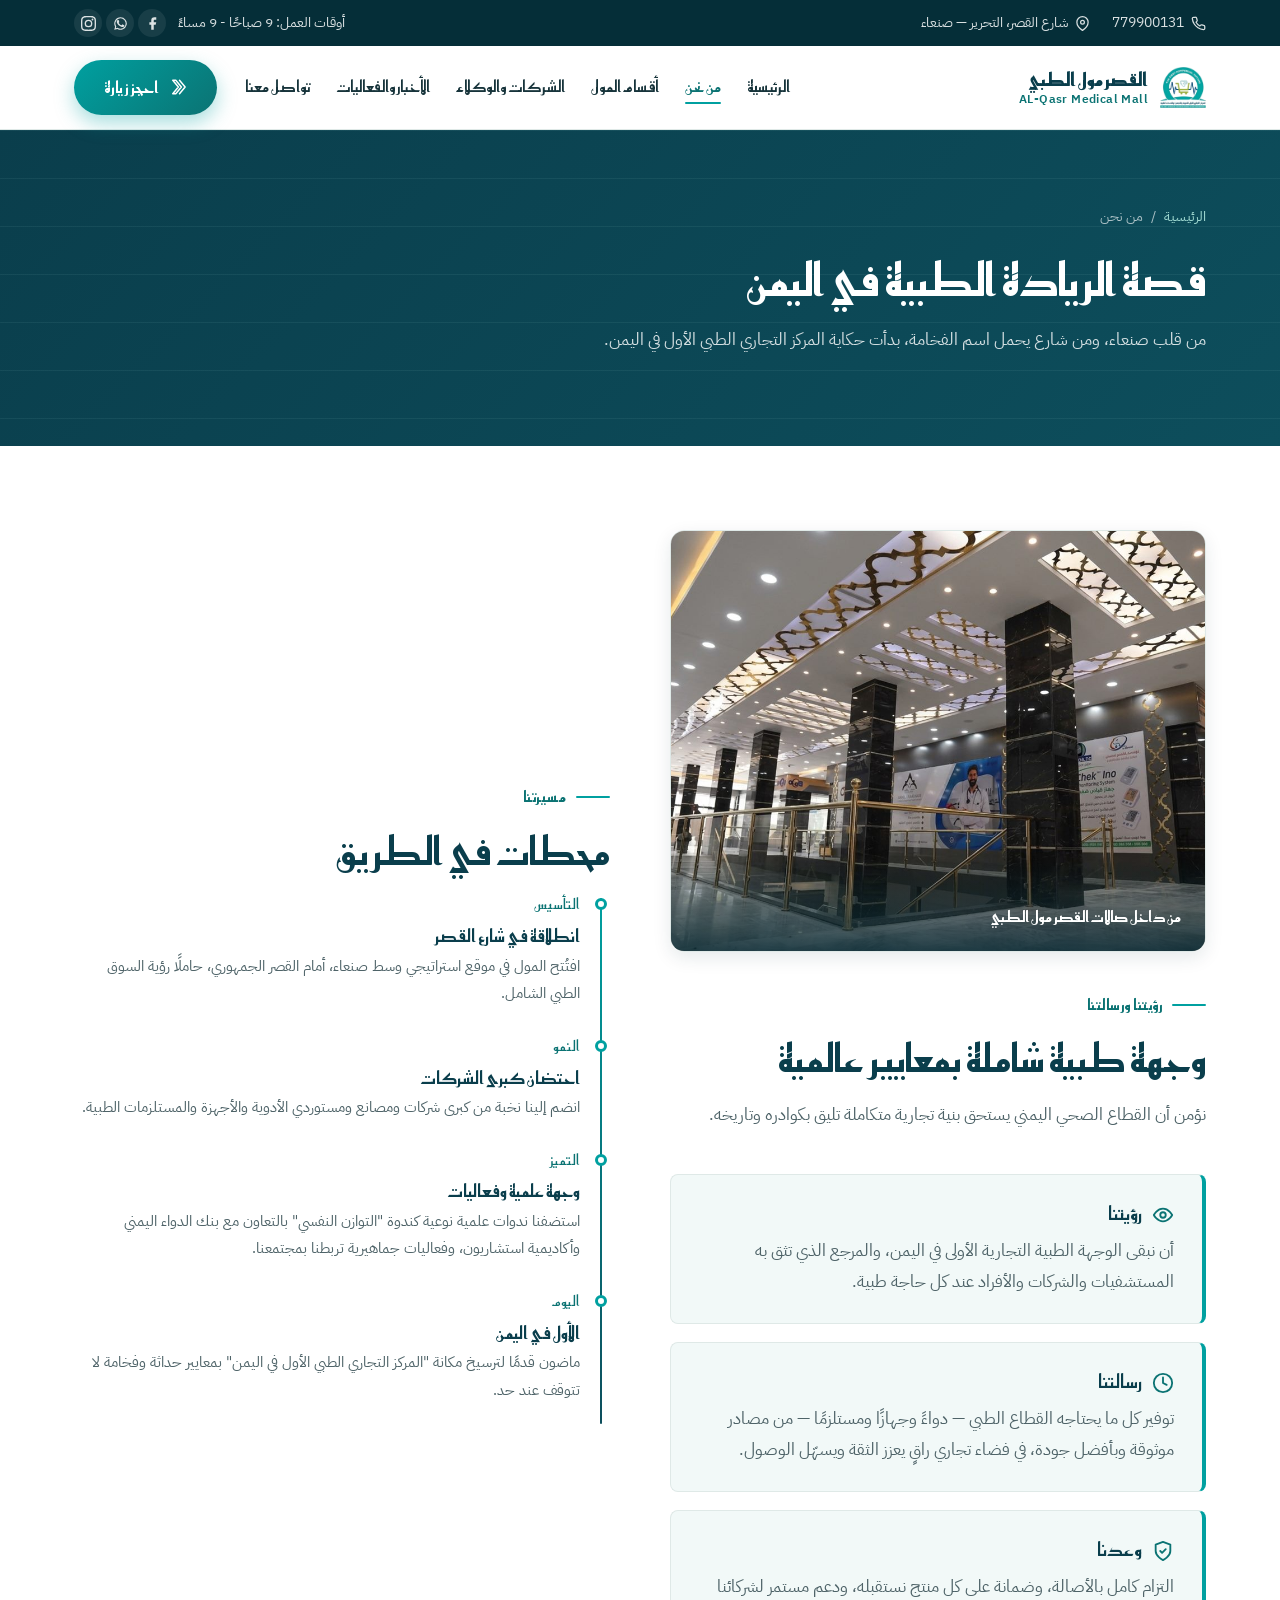
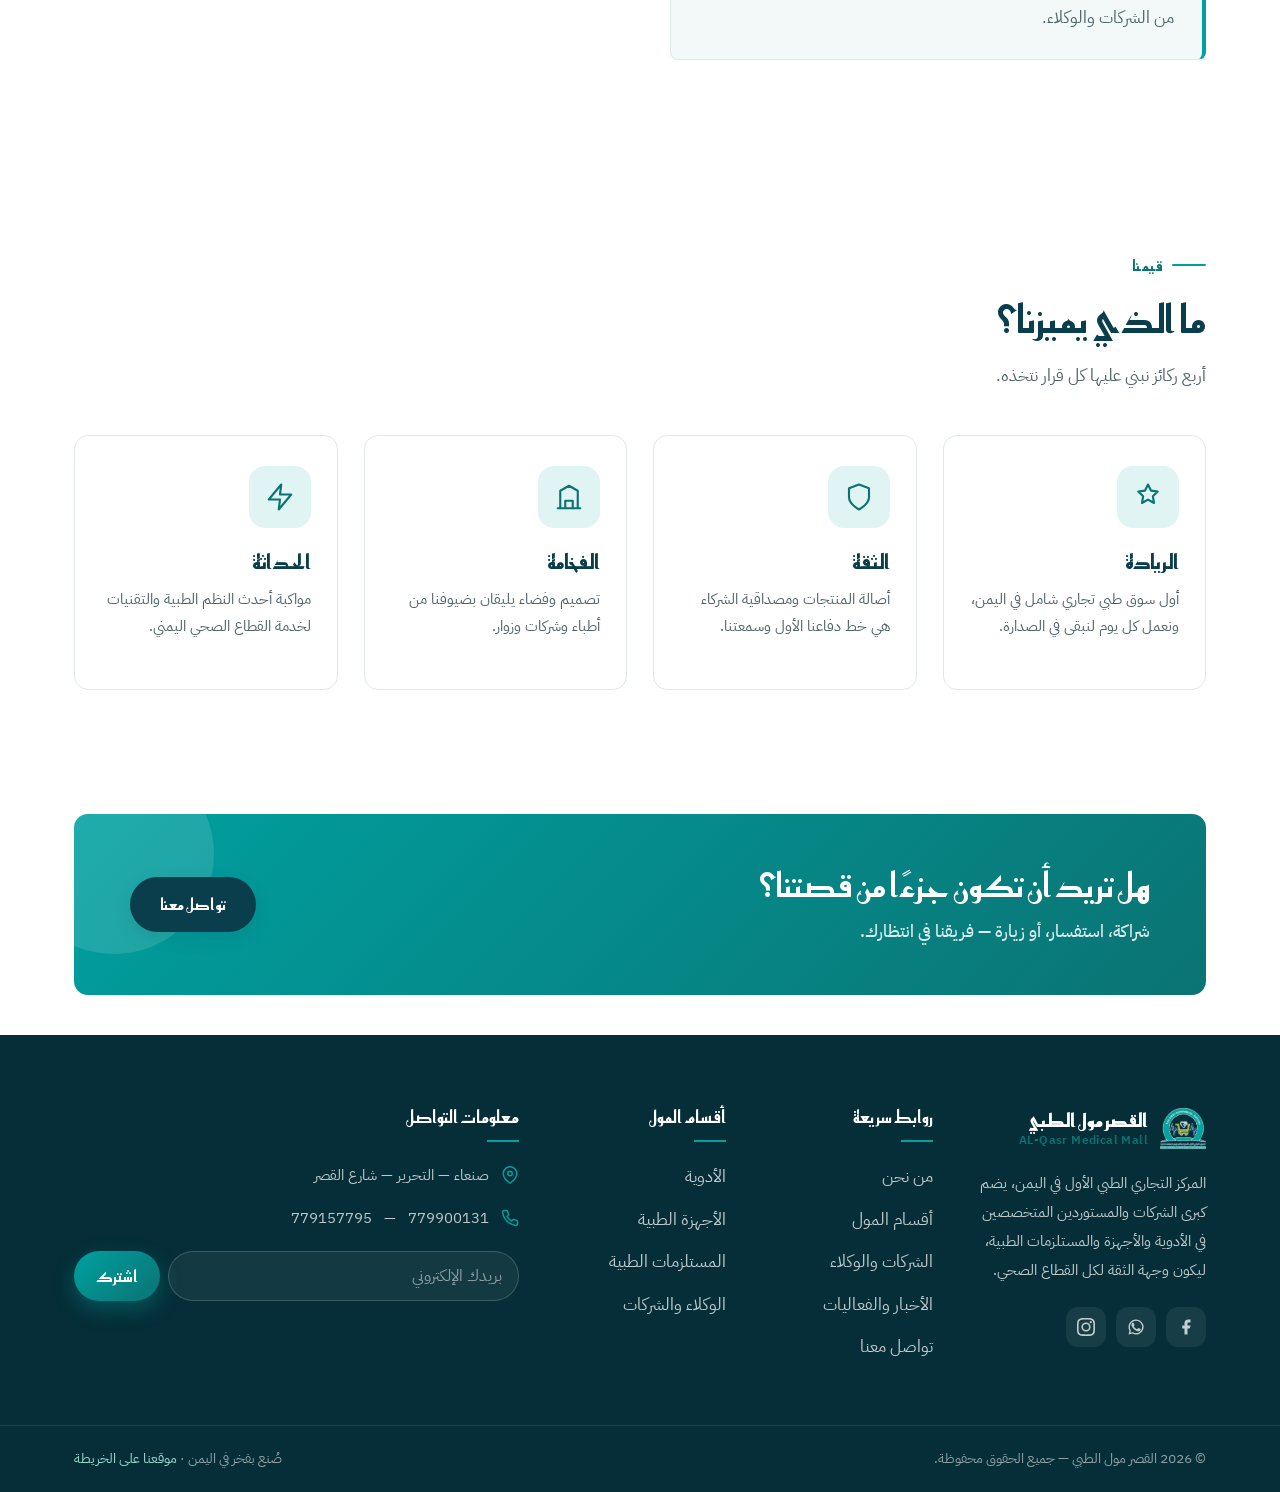
<file: about.html>
﻿<!DOCTYPE html>
<html lang="ar" dir="rtl">
<head>
  <meta charset="UTF-8">
  <meta name="viewport" content="width=device-width, initial-scale=1.0">
  <title>من نحن | القصر مول الطبي</title>
  <meta name="description" content="تعرف على قصة القصر مول الطبي، رؤيته ورسالته وقيمه كأول مركز تجاري طبي في اليمن.">
  <link rel="canonical" href="https://alqasrmall.pages.dev/about.html">
  <meta property="og:url" content="https://alqasrmall.pages.dev/about.html">
  <meta property="og:title" content="من نحن | القصر مول الطبي">
  <meta property="og:description" content="تعرف على قصة القصر مول الطبي، رؤيته ورسالته وقيمه كأول مركز تجاري طبي في اليمن.">
  <meta property="og:type" content="website">
  <meta property="og:image" content="https://alqasrmall.pages.dev/assets/img/logo.png">
  <meta property="og:locale" content="ar_AR">
  <meta name="twitter:card" content="summary_large_image">
  <meta name="twitter:title" content="من نحن | القصر مول الطبي">
  <meta name="twitter:description" content="تعرف على قصة القصر مول الطبي، رؤيته ورسالته وقيمه كأول مركز تجاري طبي في اليمن.">
  <meta name="twitter:image" content="https://alqasrmall.pages.dev/assets/img/logo.png">
  <link rel="icon" type="image/png" href="assets/img/logo.png">
  <script type="application/ld+json">
  {
    "@context": "https://schema.org",
    "@type": "AboutPage",
    "name": "من نحن | القصر مول الطبي",
    "url": "https://alqasrmall.pages.dev/about.html",
    "description": "تعرف على قصة القصر مول الطبي، رؤيته ورسالته وقيمه كأول مركز تجاري طبي في اليمن.",
    "isPartOf": {
      "@type": "WebSite",
      "name": "القصر مول الطبي",
      "url": "https://alqasrmall.pages.dev/"
    }
  }
  </script>
  <link rel="preconnect" href="https://fonts.googleapis.com">
  <link rel="preconnect" href="https://fonts.gstatic.com" crossorigin>
  <link href="https://fonts.googleapis.com/css2?family=IBM+Plex+Sans+Arabic:wght@300;400;500;600&family=Reem+Kufi:wght@400;500;600;700&display=swap" rel="stylesheet">
  <link rel="stylesheet" href="assets/css/style.css">
</head>
<body>

  <!-- ======= الشريط العلوي ======= -->
  <div class="topbar">
    <div class="container topbar-inner">
      <div class="topbar-left">
        <a href="tel:779900131">
          <svg viewBox="0 0 24 24" fill="none" stroke="currentColor" stroke-width="2" stroke-linecap="round" stroke-linejoin="round"><path d="M22 16.92v3a2 2 0 0 1-2.18 2 19.79 19.79 0 0 1-8.63-3.07 19.5 19.5 0 0 1-6-6 19.79 19.79 0 0 1-3.07-8.67A2 2 0 0 1 4.11 2h3a2 2 0 0 1 2 1.72c.13.96.36 1.9.7 2.81a2 2 0 0 1-.45 2.11L8.09 9.91a16 16 0 0 0 6 6l1.27-1.27a2 2 0 0 1 2.11-.45c.91.34 1.85.57 2.81.7A2 2 0 0 1 22 16.92z"/></svg>
          <span>779900131</span>
        </a>
        <a href="https://www.google.com/maps/search/?api=1&amp;query=Al+Qasr+Medical+Mall+Sanaa" target="_blank" rel="noopener">
          <svg viewBox="0 0 24 24" fill="none" stroke="currentColor" stroke-width="2" stroke-linecap="round" stroke-linejoin="round"><path d="M21 10c0 7-9 13-9 13s-9-6-9-13a9 9 0 0 1 18 0z"/><circle cx="12" cy="10" r="3"/></svg>
          <span>شارع القصر، التحرير — صنعاء</span>
        </a>
      </div>
      <div class="topbar-right">
        <span>أوقات العمل: 9 صباحًا - 9 مساءً</span>
        <div class="social">
          <a href="https://www.facebook.com/Thekingalqasrmall" target="_blank" rel="noopener" aria-label="فيسبوك">
            <svg viewBox="0 0 24 24" fill="currentColor"><path d="M18 2h-3a5 5 0 0 0-5 5v3H7v4h3v8h4v-8h3l1-4h-4V7a1 1 0 0 1 1-1h3z"/></svg>
          </a>
          <a href="https://wa.me/967779900131" target="_blank" rel="noopener" aria-label="واتساب">
            <svg viewBox="0 0 24 24" fill="currentColor"><path d="M17.47 14.38c-.3-.15-1.76-.87-2.03-.97-.27-.1-.47-.15-.67.15-.2.3-.77.97-.94 1.17-.17.2-.35.22-.64.08-.3-.15-1.26-.47-2.4-1.48-.88-.79-1.48-1.76-1.65-2.06-.17-.3-.02-.46.13-.6.13-.14.3-.35.44-.52.15-.17.2-.3.3-.5.1-.2.05-.37-.02-.52-.08-.15-.67-1.62-.92-2.22-.24-.58-.49-.5-.67-.51h-.57c-.2 0-.52.07-.8.37-.27.3-1.04 1.02-1.04 2.5 0 1.47 1.07 2.89 1.22 3.09.15.2 2.11 3.22 5.1 4.51.71.31 1.27.49 1.7.63.72.23 1.37.2 1.88.12.57-.09 1.76-.72 2.01-1.41.25-.7.25-1.29.17-1.42-.07-.12-.27-.2-.57-.35z"/><path d="M12 2a10 10 0 0 0-8.66 15L2 22l5.13-1.31A10 10 0 1 0 12 2zm0 18.2a8.2 8.2 0 0 1-4.18-1.15l-.3-.18-3.05.78.8-2.98-.2-.3A8.2 8.2 0 1 1 12 20.2z"/></svg>
          </a>
          <a href="https://www.instagram.com/alqasr_malll" target="_blank" rel="noopener" aria-label="انستقرام">
            <svg viewBox="0 0 24 24" fill="currentColor"><path d="M12 2.16c3.2 0 3.58.01 4.85.07 1.17.05 1.8.25 2.23.41.56.22.96.48 1.38.9.42.42.68.82.9 1.38.16.42.36 1.06.41 2.23.06 1.27.07 1.65.07 4.85s-.01 3.58-.07 4.85c-.05 1.17-.25 1.8-.41 2.23-.22.56-.48.96-.9 1.38-.42.42-.82.68-1.38.9-.42.16-1.06.36-2.23.41-1.27.06-1.65.07-4.85.07s-3.58-.01-4.85-.07c-1.17-.05-1.8-.25-2.23-.41a3.7 3.7 0 0 1-1.38-.9 3.7 3.7 0 0 1-.9-1.38c-.16-.42-.36-1.06-.41-2.23-.06-1.27-.07-1.65-.07-4.85s.01-3.58.07-4.85c.05-1.17.25-1.8.41-2.23.22-.56.48-.96.9-1.38.42-.42.82-.68 1.38-.9.42-.16 1.06-.36 2.23-.41 1.27-.06 1.65-.07 4.85-.07M12 0C8.74 0 8.33.01 7.05.07 5.78.13 4.9.33 4.14.63a5.9 5.9 0 0 0-2.13 1.38A5.9 5.9 0 0 0 .63 4.14C.33 4.9.13 5.78.07 7.05.01 8.33 0 8.74 0 12s.01 3.67.07 4.95c.06 1.27.26 2.15.56 2.91.3.81.72 1.5 1.38 2.13a5.9 5.9 0 0 0 2.13 1.38c.76.3 1.64.5 2.91.56 1.28.06 1.69.07 4.95.07s3.67-.01 4.95-.07c1.27-.06 2.15-.26 2.91-.56a5.9 5.9 0 0 0 2.13-1.38 5.9 5.9 0 0 0 1.38-2.13c.3-.76.5-1.64.56-2.91.06-1.28.07-1.69.07-4.95s-.01-3.67-.07-4.95c-.06-1.27-.26-2.15-.56-2.91a5.9 5.9 0 0 0-1.38-2.13A5.9 5.9 0 0 0 19.86.63c-.76-.3-1.64-.5-2.91-.56C15.67.01 15.26 0 12 0zm0 5.84A6.16 6.16 0 1 0 18.16 12 6.16 6.16 0 0 0 12 5.84zM12 16a4 4 0 1 1 4-4 4 4 0 0 1-4 4zm6.4-11.85a1.44 1.44 0 1 0 1.44 1.44 1.44 1.44 0 0 0-1.44-1.44z"/></svg>
          </a>
        </div>
      </div>
    </div>
  </div>

  <!-- ======= الترويسة ======= -->
  <header class="header">
    <div class="container header-inner">
      <a href="index.html" class="logo">
        <img src="assets/img/logo.png" alt="شعار القصر مول الطبي" width="46" height="46">
        <span class="logo-text">
          <strong>القصر مول الطبي</strong>
          <span>AL-Qasr Medical Mall</span>
        </span>
      </a>

      <nav class="nav" aria-label="التنقل الرئيسي">
        <button class="nav-close" aria-label="إغلاق القائمة">
          <svg viewBox="0 0 24 24" fill="none" stroke="currentColor" stroke-width="2" stroke-linecap="round"><line x1="18" y1="6" x2="6" y2="18"/><line x1="6" y1="6" x2="18" y2="18"/></svg>
        </button>
        <ul class="nav-links">
          <li><a href="index.html">الرئيسية</a></li>
          <li><a href="about.html" class="active">من نحن</a></li>
          <li><a href="departments.html">أقسام المول</a></li>
          <li><a href="companies.html">الشركات والوكلاء</a></li>
          <li><a href="news.html">الأخبار والفعاليات</a></li>
          <li><a href="contact.html">تواصل معنا</a></li>
        </ul>
        <div class="nav-cta">
          <a href="contact.html" class="btn btn-gold">
            <svg viewBox="0 0 24 24" fill="none" stroke="currentColor" stroke-width="2" stroke-linecap="round" stroke-linejoin="round"><path d="M5 3l7.5 9L5 21h4l7.5-9L9 3z"/><path d="M14 3l7.5 9-7.5 9"/></svg>
            احجز زيارة
          </a>
        </div>
      </nav>

      <button class="nav-toggle" aria-label="فتح القائمة">
        <svg viewBox="0 0 24 24" fill="none" stroke="currentColor" stroke-width="2" stroke-linecap="round"><line x1="3" y1="6" x2="21" y2="6"/><line x1="3" y1="12" x2="21" y2="12"/><line x1="3" y1="18" x2="21" y2="18"/></svg>
      </button>
    </div>
  </header>
  <div class="nav-overlay"></div>

  <!-- ======= ترويسة الصفحة ======= -->
  <section class="page-hero">
    <div class="container">
      <nav class="breadcrumb" aria-label="مسار التنقل">
        <a href="index.html">الرئيسية</a>
        <span>/</span>
        <span>من نحن</span>
      </nav>
      <h1>قصة الريادة الطبية في اليمن</h1>
      <p>من قلب صنعاء، ومن شارع يحمل اسم الفخامة، بدأت حكاية المركز التجاري الطبي الأول في اليمن.</p>
    </div>
  </section>

  <!-- ======= الرؤية والرسالة ======= -->
  <section class="about">
    <div class="container about-mission">
      <div class="reveal">
        <div class="mission-photo">
          <img src="assets/img/about-interior.jpg" alt="من داخل صالات القصر مول الطبي">
          <span class="mission-photo-caption">من داخل صالات القصر مول الطبي</span>
        </div>
        <span class="section-label">رؤيتنا ورسالتنا</span>        <h2 class="section-title">وجهة طبية شاملة بمعايير عالمية</h2>
        <p class="section-desc">نؤمن أن القطاع الصحي اليمني يستحق بنية تجارية متكاملة تليق بكوادره وتاريخه.</p>
        <div class="mission-card">
          <h3>
            <svg viewBox="0 0 24 24" fill="none" stroke="currentColor" stroke-width="2" stroke-linecap="round" stroke-linejoin="round"><path d="M2 12s3.5-7 10-7 10 7 10 7-3.5 7-10 7-10-7-10-7z"/><circle cx="12" cy="12" r="3"/></svg>
            رؤيتنا
          </h3>
          <p>أن نبقى الوجهة الطبية التجارية الأولى في اليمن، والمرجع الذي تثق به المستشفيات والشركات والأفراد عند كل حاجة طبية.</p>
        </div>
        <div class="mission-card">
          <h3>
            <svg viewBox="0 0 24 24" fill="none" stroke="currentColor" stroke-width="2" stroke-linecap="round" stroke-linejoin="round"><circle cx="12" cy="12" r="10"/><path d="M12 6v6l4 2"/></svg>
            رسالتنا
          </h3>
          <p>توفير كل ما يحتاجه القطاع الطبي — دواءً وجهازًا ومستلزمًا — من مصادر موثوقة وبأفضل جودة، في فضاء تجاري راقٍ يعزز الثقة ويسهّل الوصول.</p>
        </div>
        <div class="mission-card">
          <h3>
            <svg viewBox="0 0 24 24" fill="none" stroke="currentColor" stroke-width="2" stroke-linecap="round" stroke-linejoin="round"><path d="M12 22s8-4 8-10V5l-8-3-8 3v7c0 6 8 10 8 10z"/><path d="M9 12l2 2 4-4"/></svg>
            وعدنا
          </h3>
          <p>التزام كامل بالأصالة، وضمانة على كل منتج نستقبله، ودعم مستمر لشركائنا من الشركات والوكلاء.</p>
        </div>
      </div>
      <div class="reveal">
        <span class="section-label">مسيرتنا</span>
        <h2 class="section-title">محطات في الطريق</h2>
        <div class="timeline">
          <div class="timeline-item">
            <span>التأسيس</span>
            <h4>انطلاقة في شارع القصر</h4>
            <p>افتُتح المول في موقع استراتيجي وسط صنعاء، أمام القصر الجمهوري، حاملًا رؤية السوق الطبي الشامل.</p>
          </div>
          <div class="timeline-item">
            <span>النمو</span>
            <h4>احتضان كبرى الشركات</h4>
            <p>انضم إلينا نخبة من كبرى شركات ومصانع ومستوردي الأدوية والأجهزة والمستلزمات الطبية.</p>
          </div>
          <div class="timeline-item">
            <span>التميز</span>
            <h4>وجهة علمية وفعاليات</h4>
            <p>استضفنا ندوات علمية نوعية كندوة "التوازن النفسي" بالتعاون مع بنك الدواء اليمني وأكاديمية استشاريون، وفعاليات جماهيرية تربطنا بمجتمعنا.</p>
          </div>
          <div class="timeline-item">
            <span>اليوم</span>
            <h4>الأول في اليمن</h4>
            <p>ماضون قدمًا لترسيخ مكانة "المركز التجاري الطبي الأول في اليمن" بمعايير حداثة وفخامة لا تتوقف عند حد.</p>
          </div>
        </div>
      </div>
    </div>
  </section>

  <!-- ======= قيمنا ======= -->
  <section class="depts" style="background: var(--white);">
    <div class="container">
      <span class="section-label">قيمنا</span>
      <h2 class="section-title">ما الذي يميزنا؟</h2>
      <p class="section-desc">أربع ركائز نبني عليها كل قرار نتخذه.</p>
      <div class="dept-grid">
        <div class="dept-card">
          <div class="dept-icon">
            <svg viewBox="0 0 24 24" fill="none" stroke="currentColor" stroke-width="1.7" stroke-linecap="round" stroke-linejoin="round"><path d="M12 2l2.4 4.86 5.36.78-3.88 3.78.92 5.34L12 14.1l-4.8 2.66.92-5.34-3.88-3.78 5.36-.78z"/></svg>
          </div>
          <h3>الريادة</h3>
          <p>أول سوق طبي تجاري شامل في اليمن، ونعمل كل يوم لنبقى في الصدارة.</p>
        </div>
        <div class="dept-card">
          <div class="dept-icon">
            <svg viewBox="0 0 24 24" fill="none" stroke="currentColor" stroke-width="1.7" stroke-linecap="round" stroke-linejoin="round"><path d="M12 22s8-4 8-10V5l-8-3-8 3v7c0 6 8 10 8 10z"/></svg>
          </div>
          <h3>الثقة</h3>
          <p>أصالة المنتجات ومصداقية الشركاء هي خط دفاعنا الأول وسمعتنا.</p>
        </div>
        <div class="dept-card">
          <div class="dept-icon">
            <svg viewBox="0 0 24 24" fill="none" stroke="currentColor" stroke-width="1.7" stroke-linecap="round" stroke-linejoin="round"><path d="M3 21h18M5 21V7l7-4 7 4v14M9 21v-6h6v6"/></svg>
          </div>
          <h3>الفخامة</h3>
          <p>تصميم وفضاء يليقان بضيوفنا من أطباء وشركات وزوار.</p>
        </div>
        <div class="dept-card">
          <div class="dept-icon">
            <svg viewBox="0 0 24 24" fill="none" stroke="currentColor" stroke-width="1.7" stroke-linecap="round" stroke-linejoin="round"><path d="M13 2L3 14h9l-1 8 10-12h-9l1-8z"/></svg>
          </div>
          <h3>الحداثة</h3>
          <p>مواكبة أحدث النظم الطبية والتقنيات لخدمة القطاع الصحي اليمني.</p>
        </div>
      </div>
    </div>
  </section>

  <!-- ======= دعوة للتواصل ======= -->
  <section style="padding-block: 40px;">
    <div class="container">
      <div class="cta-banner reveal">
        <div>
          <h2>هل تريد أن تكون جزءًا من قصتنا؟</h2>
          <p>شراكة، استفسار، أو زيارة — فريقنا في انتظارك.</p>
        </div>
        <a href="contact.html" class="btn btn-navy">تواصل معنا</a>
      </div>
    </div>
  </section>

  <!-- ======= التذييل ======= -->
  <footer class="footer">
    <div class="container">
      <div class="footer-grid">
        <div class="footer-brand">
          <a href="index.html" class="logo">
            <img src="assets/img/logo.png" alt="شعار القصر مول الطبي" width="46" height="46">
            <span class="logo-text">
              <strong>القصر مول الطبي</strong>
              <span>AL-Qasr Medical Mall</span>
            </span>
          </a>
          <p>المركز التجاري الطبي الأول في اليمن، يضم كبرى الشركات والمستوردين المتخصصين في الأدوية والأجهزة والمستلزمات الطبية، ليكون وجهة الثقة لكل القطاع الصحي.</p>
          <div class="footer-social">
            <a href="https://www.facebook.com/Thekingalqasrmall" target="_blank" rel="noopener" aria-label="فيسبوك">
              <svg viewBox="0 0 24 24" fill="currentColor"><path d="M18 2h-3a5 5 0 0 0-5 5v3H7v4h3v8h4v-8h3l1-4h-4V7a1 1 0 0 1 1-1h3z"/></svg>
            </a>
            <a href="https://wa.me/967779900131" target="_blank" rel="noopener" aria-label="واتساب">
              <svg viewBox="0 0 24 24" fill="currentColor"><path d="M17.47 14.38c-.3-.15-1.76-.87-2.03-.97-.27-.1-.47-.15-.67.15-.2.3-.77.97-.94 1.17-.17.2-.35.22-.64.08-.3-.15-1.26-.47-2.4-1.48-.88-.79-1.48-1.76-1.65-2.06-.17-.3-.02-.46.13-.6.13-.14.3-.35.44-.52.15-.17.2-.3.3-.5.1-.2.05-.37-.02-.52-.08-.15-.67-1.62-.92-2.22-.24-.58-.49-.5-.67-.51h-.57c-.2 0-.52.07-.8.37-.27.3-1.04 1.02-1.04 2.5 0 1.47 1.07 2.89 1.22 3.09.15.2 2.11 3.22 5.1 4.51.71.31 1.27.49 1.7.63.72.23 1.37.2 1.88.12.57-.09 1.76-.72 2.01-1.41.25-.7.25-1.29.17-1.42-.07-.12-.27-.2-.57-.35z"/><path d="M12 2a10 10 0 0 0-8.66 15L2 22l5.13-1.31A10 10 0 1 0 12 2zm0 18.2a8.2 8.2 0 0 1-4.18-1.15l-.3-.18-3.05.78.8-2.98-.2-.3A8.2 8.2 0 1 1 12 20.2z"/></svg>
            </a>
            <a href="https://www.instagram.com/alqasr_malll" target="_blank" rel="noopener" aria-label="انستقرام">
              <svg viewBox="0 0 24 24" fill="currentColor"><path d="M12 2.16c3.2 0 3.58.01 4.85.07 1.17.05 1.8.25 2.23.41.56.22.96.48 1.38.9.42.42.68.82.9 1.38.16.42.36 1.06.41 2.23.06 1.27.07 1.65.07 4.85s-.01 3.58-.07 4.85c-.05 1.17-.25 1.8-.41 2.23-.22.56-.48.96-.9 1.38-.42.42-.82.68-1.38.9-.42.16-1.06.36-2.23.41-1.27.06-1.65.07-4.85.07s-3.58-.01-4.85-.07c-1.17-.05-1.8-.25-2.23-.41a3.7 3.7 0 0 1-1.38-.9 3.7 3.7 0 0 1-.9-1.38c-.16-.42-.36-1.06-.41-2.23-.06-1.27-.07-1.65-.07-4.85s.01-3.58.07-4.85c.05-1.17.25-1.8.41-2.23.22-.56.48-.96.9-1.38.42-.42.82-.68 1.38-.9.42-.16 1.06-.36 2.23-.41 1.27-.06 1.65-.07 4.85-.07M12 0C8.74 0 8.33.01 7.05.07 5.78.13 4.9.33 4.14.63a5.9 5.9 0 0 0-2.13 1.38A5.9 5.9 0 0 0 .63 4.14C.33 4.9.13 5.78.07 7.05.01 8.33 0 8.74 0 12s.01 3.67.07 4.95c.06 1.27.26 2.15.56 2.91.3.81.72 1.5 1.38 2.13a5.9 5.9 0 0 0 2.13 1.38c.76.3 1.64.5 2.91.56 1.28.06 1.69.07 4.95.07s3.67-.01 4.95-.07c1.27-.06 2.15-.26 2.91-.56a5.9 5.9 0 0 0 2.13-1.38 5.9 5.9 0 0 0 1.38-2.13c.3-.76.5-1.64.56-2.91.06-1.28.07-1.69.07-4.95s-.01-3.67-.07-4.95c-.06-1.27-.26-2.15-.56-2.91a5.9 5.9 0 0 0-1.38-2.13A5.9 5.9 0 0 0 19.86.63c-.76-.3-1.64-.5-2.91-.56C15.67.01 15.26 0 12 0zm0 5.84A6.16 6.16 0 1 0 18.16 12 6.16 6.16 0 0 0 12 5.84zM12 16a4 4 0 1 1 4-4 4 4 0 0 1-4 4zm6.4-11.85a1.44 1.44 0 1 0 1.44 1.44 1.44 1.44 0 0 0-1.44-1.44z"/></svg>
            </a>
          </div>
        </div>
        <div>
          <h4>روابط سريعة</h4>
          <ul class="footer-links">
            <li><a href="about.html">من نحن</a></li>
            <li><a href="departments.html">أقسام المول</a></li>
            <li><a href="companies.html">الشركات والوكلاء</a></li>
            <li><a href="news.html">الأخبار والفعاليات</a></li>
            <li><a href="contact.html">تواصل معنا</a></li>
          </ul>
        </div>
        <div>
          <h4>أقسام المول</h4>
          <ul class="footer-links">
            <li><a href="departments.html#drugs">الأدوية</a></li>
            <li><a href="departments.html#devices">الأجهزة الطبية</a></li>
            <li><a href="departments.html#supplies">المستلزمات الطبية</a></li>
            <li><a href="departments.html#agencies">الوكلاء والشركات</a></li>
          </ul>
        </div>
        <div>
          <h4>معلومات التواصل</h4>
          <ul class="footer-contact">
            <li>
              <svg viewBox="0 0 24 24" fill="none" stroke="currentColor" stroke-width="2" stroke-linecap="round" stroke-linejoin="round"><path d="M21 10c0 7-9 13-9 13s-9-6-9-13a9 9 0 0 1 18 0z"/><circle cx="12" cy="10" r="3"/></svg>
              صنعاء — التحرير — شارع القصر
            </li>
            <li>
              <svg viewBox="0 0 24 24" fill="none" stroke="currentColor" stroke-width="2" stroke-linecap="round" stroke-linejoin="round"><path d="M22 16.92v3a2 2 0 0 1-2.18 2 19.79 19.79 0 0 1-8.63-3.07 19.5 19.5 0 0 1-6-6 19.79 19.79 0 0 1-3.07-8.67A2 2 0 0 1 4.11 2h3a2 2 0 0 1 2 1.72c.13.96.36 1.9.7 2.81a2 2 0 0 1-.45 2.11L8.09 9.91a16 16 0 0 0 6 6l1.27-1.27a2 2 0 0 1 2.11-.45c.91.34 1.85.57 2.81.7A2 2 0 0 1 22 16.92z"/></svg>
              <a href="tel:779900131">779900131</a> — <a href="tel:779157795">779157795</a>
            </li>
          </ul>
          <form class="newsletter-form">
            <input type="email" placeholder="بريدك الإلكتروني" aria-label="البريد الإلكتروني" required>
            <button type="submit" class="btn btn-gold">اشترك</button>
          </form>
        </div>
      </div>
    </div>
    <div class="footer-bottom">
      <div class="container">
        <span>© <span data-year>2026</span> القصر مول الطبي — جميع الحقوق محفوظة.</span>
        <span>صُنع بفخر في اليمن · <a href="https://www.google.com/maps/search/?api=1&amp;query=Al+Qasr+Medical+Mall+Sanaa" target="_blank" rel="noopener">موقعنا على الخريطة</a></span>
      </div>
    </div>
  </footer>

  <script src="assets/js/main.js"></script>
</body>
</html>
</file>
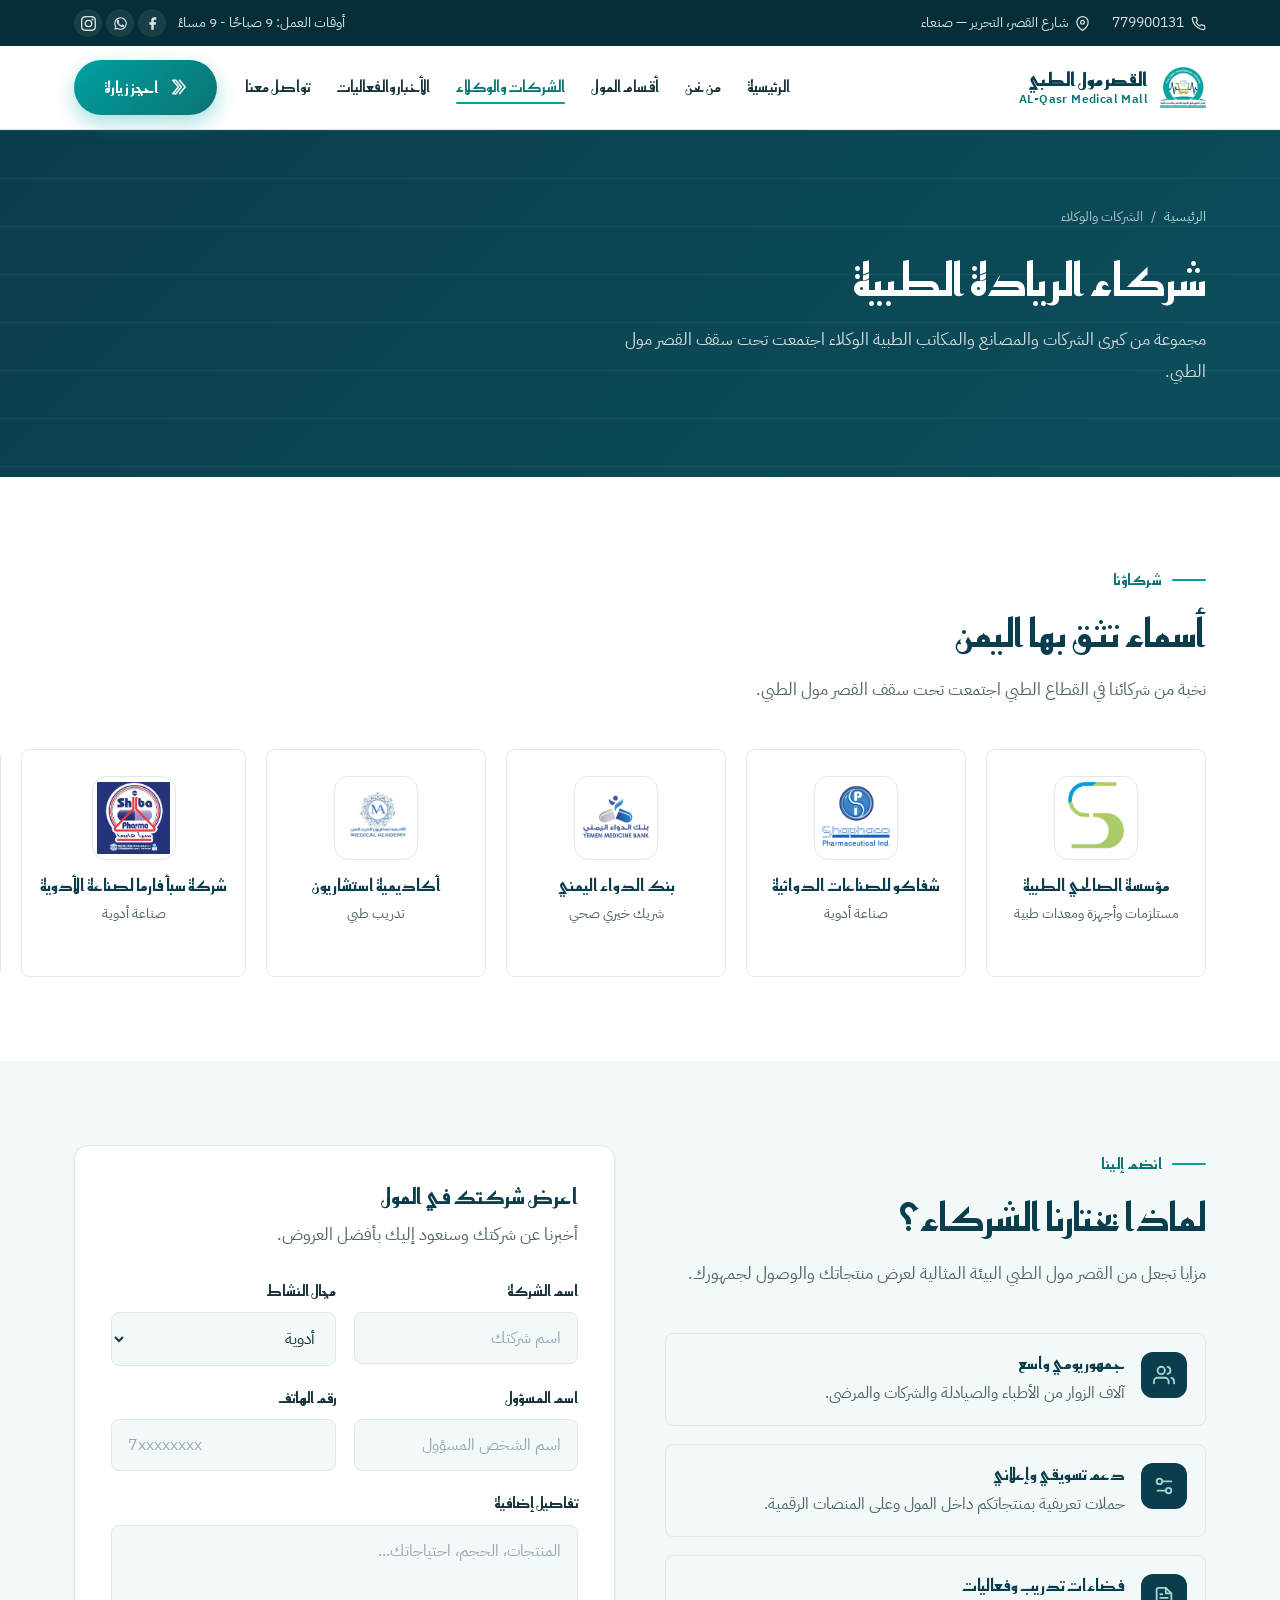
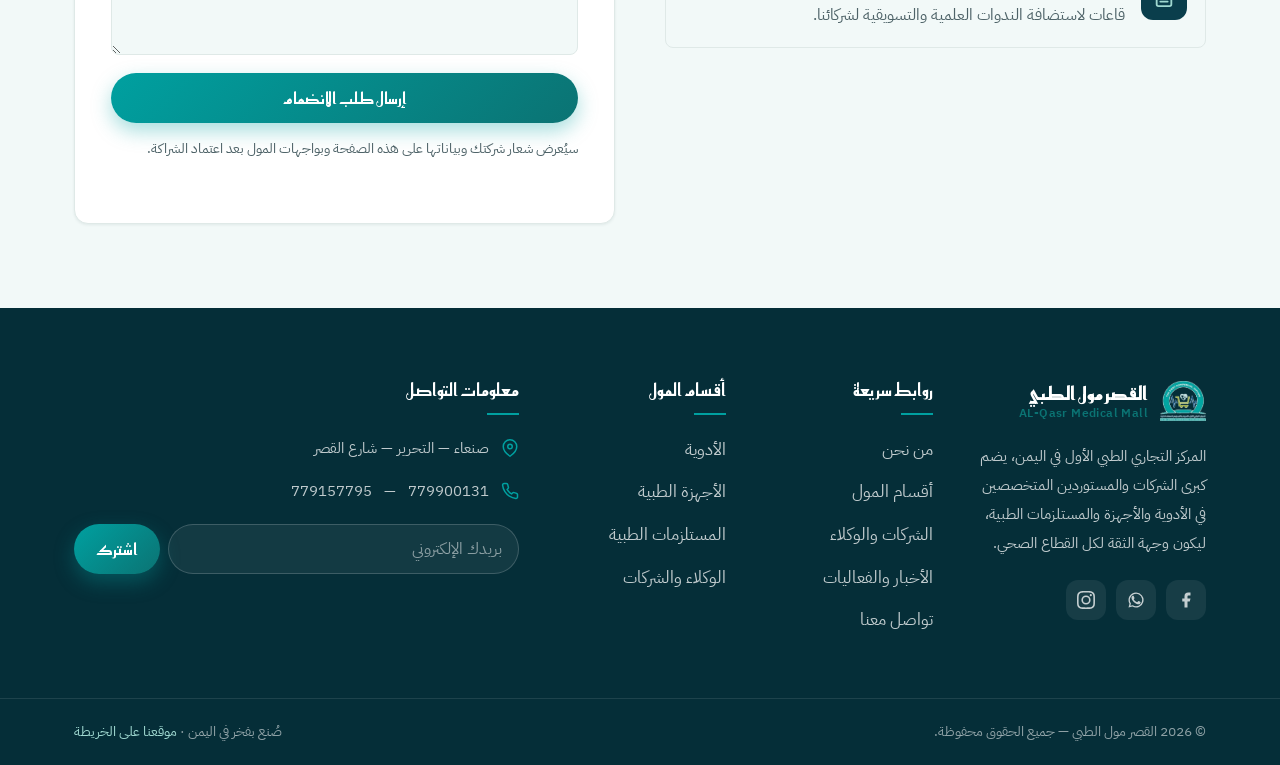
<file: companies.html>
﻿<!DOCTYPE html>
<html lang="ar" dir="rtl">
<head>
  <meta charset="UTF-8">
  <meta name="viewport" content="width=device-width, initial-scale=1.0">
  <title>الشركات والوكلاء | القصر مول الطبي</title>
  <meta name="description" content="كبرى الشركات والوكلاء في قطاع الأدوية والأجهزة والمستلزمات الطبية في القصر مول الطبي — انضم إلينا واعرض علامتك.">
  <link rel="canonical" href="https://alqasrmall.pages.dev/companies.html">
  <meta property="og:url" content="https://alqasrmall.pages.dev/companies.html">
  <meta property="og:title" content="الشركات والوكلاء | القصر مول الطبي">
  <meta property="og:description" content="كبرى الشركات والوكلاء في قطاع الأدوية والأجهزة والمستلزمات الطبية في القصر مول الطبي — انضم إلينا واعرض علامتك.">
  <meta property="og:type" content="website">
  <meta property="og:image" content="https://alqasrmall.pages.dev/assets/img/logo.png">
  <meta property="og:locale" content="ar_AR">
  <meta name="twitter:card" content="summary_large_image">
  <meta name="twitter:title" content="الشركات والوكلاء | القصر مول الطبي">
  <meta name="twitter:description" content="كبرى الشركات والوكلاء في قطاع الأدوية والأجهزة والمستلزمات الطبية في القصر مول الطبي.">
  <meta name="twitter:image" content="https://alqasrmall.pages.dev/assets/img/logo.png">
  <link rel="icon" type="image/png" href="assets/img/logo.png">
  <script type="application/ld+json">
  {
    "@context": "https://schema.org",
    "@type": "CollectionPage",
    "name": "الشركات والوكلاء | القصر مول الطبي",
    "url": "https://alqasrmall.pages.dev/companies.html",
    "description": "كبرى الشركات والوكلاء في قطاع الأدوية والأجهزة والمستلزمات الطبية في القصر مول الطبي.",
    "isPartOf": {
      "@type": "WebSite",
      "name": "القصر مول الطبي",
      "url": "https://alqasrmall.pages.dev/"
    }
  }
  </script>
  <link rel="preconnect" href="https://fonts.googleapis.com">
  <link rel="preconnect" href="https://fonts.gstatic.com" crossorigin>
  <link href="https://fonts.googleapis.com/css2?family=IBM+Plex+Sans+Arabic:wght@300;400;500;600&family=Reem+Kufi:wght@400;500;600;700&display=swap" rel="stylesheet">
  <link rel="stylesheet" href="assets/css/style.css">
</head>
<body>

  <!-- ======= الشريط العلوي ======= -->
  <div class="topbar">
    <div class="container topbar-inner">
      <div class="topbar-left">
        <a href="tel:779900131">
          <svg viewBox="0 0 24 24" fill="none" stroke="currentColor" stroke-width="2" stroke-linecap="round" stroke-linejoin="round"><path d="M22 16.92v3a2 2 0 0 1-2.18 2 19.79 19.79 0 0 1-8.63-3.07 19.5 19.5 0 0 1-6-6 19.79 19.79 0 0 1-3.07-8.67A2 2 0 0 1 4.11 2h3a2 2 0 0 1 2 1.72c.13.96.36 1.9.7 2.81a2 2 0 0 1-.45 2.11L8.09 9.91a16 16 0 0 0 6 6l1.27-1.27a2 2 0 0 1 2.11-.45c.91.34 1.85.57 2.81.7A2 2 0 0 1 22 16.92z"/></svg>
          <span>779900131</span>
        </a>
        <a href="https://www.google.com/maps/search/?api=1&amp;query=Al+Qasr+Medical+Mall+Sanaa" target="_blank" rel="noopener">
          <svg viewBox="0 0 24 24" fill="none" stroke="currentColor" stroke-width="2" stroke-linecap="round" stroke-linejoin="round"><path d="M21 10c0 7-9 13-9 13s-9-6-9-13a9 9 0 0 1 18 0z"/><circle cx="12" cy="10" r="3"/></svg>
          <span>شارع القصر، التحرير — صنعاء</span>
        </a>
      </div>
      <div class="topbar-right">
        <span>أوقات العمل: 9 صباحًا - 9 مساءً</span>
        <div class="social">
          <a href="https://www.facebook.com/Thekingalqasrmall" target="_blank" rel="noopener" aria-label="فيسبوك">
            <svg viewBox="0 0 24 24" fill="currentColor"><path d="M18 2h-3a5 5 0 0 0-5 5v3H7v4h3v8h4v-8h3l1-4h-4V7a1 1 0 0 1 1-1h3z"/></svg>
          </a>
          <a href="https://wa.me/967779900131" target="_blank" rel="noopener" aria-label="واتساب">
            <svg viewBox="0 0 24 24" fill="currentColor"><path d="M17.47 14.38c-.3-.15-1.76-.87-2.03-.97-.27-.1-.47-.15-.67.15-.2.3-.77.97-.94 1.17-.17.2-.35.22-.64.08-.3-.15-1.26-.47-2.4-1.48-.88-.79-1.48-1.76-1.65-2.06-.17-.3-.02-.46.13-.6.13-.14.3-.35.44-.52.15-.17.2-.3.3-.5.1-.2.05-.37-.02-.52-.08-.15-.67-1.62-.92-2.22-.24-.58-.49-.5-.67-.51h-.57c-.2 0-.52.07-.8.37-.27.3-1.04 1.02-1.04 2.5 0 1.47 1.07 2.89 1.22 3.09.15.2 2.11 3.22 5.1 4.51.71.31 1.27.49 1.7.63.72.23 1.37.2 1.88.12.57-.09 1.76-.72 2.01-1.41.25-.7.25-1.29.17-1.42-.07-.12-.27-.2-.57-.35z"/><path d="M12 2a10 10 0 0 0-8.66 15L2 22l5.13-1.31A10 10 0 1 0 12 2zm0 18.2a8.2 8.2 0 0 1-4.18-1.15l-.3-.18-3.05.78.8-2.98-.2-.3A8.2 8.2 0 1 1 12 20.2z"/></svg>
          </a>
          <a href="https://www.instagram.com/alqasr_malll" target="_blank" rel="noopener" aria-label="انستقرام">
            <svg viewBox="0 0 24 24" fill="currentColor"><path d="M12 2.16c3.2 0 3.58.01 4.85.07 1.17.05 1.8.25 2.23.41.56.22.96.48 1.38.9.42.42.68.82.9 1.38.16.42.36 1.06.41 2.23.06 1.27.07 1.65.07 4.85s-.01 3.58-.07 4.85c-.05 1.17-.25 1.8-.41 2.23-.22.56-.48.96-.9 1.38-.42.42-.82.68-1.38.9-.42.16-1.06.36-2.23.41-1.27.06-1.65.07-4.85.07s-3.58-.01-4.85-.07c-1.17-.05-1.8-.25-2.23-.41a3.7 3.7 0 0 1-1.38-.9 3.7 3.7 0 0 1-.9-1.38c-.16-.42-.36-1.06-.41-2.23-.06-1.27-.07-1.65-.07-4.85s.01-3.58.07-4.85c.05-1.17.25-1.8.41-2.23.22-.56.48-.96.9-1.38.42-.42.82-.68 1.38-.9.42-.16 1.06-.36 2.23-.41 1.27-.06 1.65-.07 4.85-.07M12 0C8.74 0 8.33.01 7.05.07 5.78.13 4.9.33 4.14.63a5.9 5.9 0 0 0-2.13 1.38A5.9 5.9 0 0 0 .63 4.14C.33 4.9.13 5.78.07 7.05.01 8.33 0 8.74 0 12s.01 3.67.07 4.95c.06 1.27.26 2.15.56 2.91.3.81.72 1.5 1.38 2.13a5.9 5.9 0 0 0 2.13 1.38c.76.3 1.64.5 2.91.56 1.28.06 1.69.07 4.95.07s3.67-.01 4.95-.07c1.27-.06 2.15-.26 2.91-.56a5.9 5.9 0 0 0 2.13-1.38 5.9 5.9 0 0 0 1.38-2.13c.3-.76.5-1.64.56-2.91.06-1.28.07-1.69.07-4.95s-.01-3.67-.07-4.95c-.06-1.27-.26-2.15-.56-2.91a5.9 5.9 0 0 0-1.38-2.13A5.9 5.9 0 0 0 19.86.63c-.76-.3-1.64-.5-2.91-.56C15.67.01 15.26 0 12 0zm0 5.84A6.16 6.16 0 1 0 18.16 12 6.16 6.16 0 0 0 12 5.84zM12 16a4 4 0 1 1 4-4 4 4 0 0 1-4 4zm6.4-11.85a1.44 1.44 0 1 0 1.44 1.44 1.44 1.44 0 0 0-1.44-1.44z"/></svg>
          </a>
        </div>
      </div>
    </div>
  </div>

  <!-- ======= الترويسة ======= -->
  <header class="header">
    <div class="container header-inner">
      <a href="index.html" class="logo">
        <img src="assets/img/logo.png" alt="شعار القصر مول الطبي" width="46" height="46">
        <span class="logo-text">
          <strong>القصر مول الطبي</strong>
          <span>AL-Qasr Medical Mall</span>
        </span>
      </a>

      <nav class="nav" aria-label="التنقل الرئيسي">
        <button class="nav-close" aria-label="إغلاق القائمة">
          <svg viewBox="0 0 24 24" fill="none" stroke="currentColor" stroke-width="2" stroke-linecap="round"><line x1="18" y1="6" x2="6" y2="18"/><line x1="6" y1="6" x2="18" y2="18"/></svg>
        </button>
        <ul class="nav-links">
          <li><a href="index.html">الرئيسية</a></li>
          <li><a href="about.html">من نحن</a></li>
          <li><a href="departments.html">أقسام المول</a></li>
          <li><a href="companies.html" class="active">الشركات والوكلاء</a></li>
          <li><a href="news.html">الأخبار والفعاليات</a></li>
          <li><a href="contact.html">تواصل معنا</a></li>
        </ul>
        <div class="nav-cta">
          <a href="contact.html" class="btn btn-gold">
            <svg viewBox="0 0 24 24" fill="none" stroke="currentColor" stroke-width="2" stroke-linecap="round" stroke-linejoin="round"><path d="M5 3l7.5 9L5 21h4l7.5-9L9 3z"/><path d="M14 3l7.5 9-7.5 9"/></svg>
            احجز زيارة
          </a>
        </div>
      </nav>

      <button class="nav-toggle" aria-label="فتح القائمة">
        <svg viewBox="0 0 24 24" fill="none" stroke="currentColor" stroke-width="2" stroke-linecap="round"><line x1="3" y1="6" x2="21" y2="6"/><line x1="3" y1="12" x2="21" y2="12"/><line x1="3" y1="18" x2="21" y2="18"/></svg>
      </button>
    </div>
  </header>
  <div class="nav-overlay"></div>

  <!-- ======= ترويسة الصفحة ======= -->
  <section class="page-hero">
    <div class="container">
      <nav class="breadcrumb" aria-label="مسار التنقل">
        <a href="index.html">الرئيسية</a>
        <span>/</span>
        <span>الشركات والوكلاء</span>
      </nav>
      <h1>شركاء الريادة الطبية</h1>
      <p>مجموعة من كبرى الشركات والمصانع والمكاتب الطبية الوكلاء اجتمعت تحت سقف القصر مول الطبي.</p>
    </div>
  </section>

  <!-- ======= شبكة الشركات ======= -->
  <section class="companies">
    <div class="container">
      <span class="section-label">شركاؤنا</span>
      <h2 class="section-title">أسماء تثق بها اليمن</h2>
      <p class="section-desc">نخبة من شركائنا في القطاع الطبي اجتمعت تحت سقف القصر مول الطبي.</p>
      <div class="company-grid">
        <div class="company-card">
          <div class="company-logo">
            <img src="assets/img/logos/al-salehi.png" alt="مؤسسة الصالحي الطبية">
          </div>
          <h4>مؤسسة الصالحي الطبية</h4>
          <span>مستلزمات وأجهزة ومعدات طبية</span>
        </div>
        <div class="company-card">
          <div class="company-logo">
            <img src="assets/img/logos/shaphaco.png" alt="شفاكو للصناعات الدوائية">
          </div>
          <h4>شفاكو للصناعات الدوائية</h4>
          <span>صناعة أدوية</span>
        </div>
        <div class="company-card">
          <div class="company-logo">
            <img src="assets/img/logos/ymb.png" alt="بنك الدواء اليمني">
          </div>
          <h4>بنك الدواء اليمني</h4>
          <span>شريك خيري صحي</span>
        </div>
        <div class="company-card">
          <div class="company-logo">
            <img src="assets/img/logos/istisharoon.jpg" alt="أكاديمية استشاريون للتدريب الطبي">
          </div>
          <h4>أكاديمية استشاريون</h4>
          <span>تدريب طبي</span>
        </div>
        <div class="company-card">
          <div class="company-logo">
            <img src="assets/img/logos/saba-pharma.png" alt="شركة سبأ فارما لصناعة الأدوية">
          </div>
          <h4>شركة سبأ فارما لصناعة الأدوية</h4>
          <span>صناعة أدوية</span>
        </div>
        <div class="company-card">
          <div class="company-logo">
            <img src="assets/img/logos/ayn-alsiha.png" alt="موسسة عين الصحة للأدوية والمستلزمات الطبية">
          </div>
          <h4>موسسة عين الصحة للأدوية والمستلزمات الطبية</h4>
          <span>أدوية ومستلزمات طبية</span>
        </div>
        <div class="company-card">
          <div class="company-logo">
            <img src="assets/img/logos/atwar.png" alt="مؤسسة أطوار للعناية بالسمع">
          </div>
          <h4>مؤسسة أطوار للعناية بالسمع</h4>
          <span>أجهزة ومستلزمات سمعية</span>
        </div>
        <div class="company-card">
          <div class="company-logo">
            <svg viewBox="0 0 24 24" fill="none" stroke="currentColor" stroke-width="2" stroke-linecap="round" stroke-linejoin="round"><path d="M14 2H6a2 2 0 0 0-2 2v16a2 2 0 0 0 2 2h12a2 2 0 0 0 2-2V8z"/><path d="M14 2v6h6M16 13H8M16 17H8M10 9H8"/></svg>
          </div>
          <h4>أنظمة الحياة للأجهزة والمستلزمات الطبية</h4>
          <span>أجهزة ومستلزمات طبية</span>
        </div>
        <div class="company-card">
          <div class="company-logo">
            <img src="assets/img/logos/sayun.png" alt="مؤسسة سيئون للأدوية والأجهزة الطبية">
          </div>
          <h4>مؤسسة سيئون للأدوية والأجهزة الطبية</h4>
          <span>أدوية وأجهزة طبية</span>
        </div>
        <div class="company-card">
          <div class="company-logo">
            <img src="assets/img/logos/sharq-raydan.png" alt="شركة شرق ريدان الطبية المحدودة">
          </div>
          <h4>شركة شرق ريدان الطبية المحدودة</h4>
          <span>أدوية ومستلزمات طبية</span>
        </div>
        <div class="company-card">
          <div class="company-logo">
            <svg viewBox="0 0 24 24" fill="none" stroke="currentColor" stroke-width="2" stroke-linecap="round" stroke-linejoin="round"><path d="M14 2H6a2 2 0 0 0-2 2v16a2 2 0 0 0 2 2h12a2 2 0 0 0 2-2V8z"/><path d="M14 2v6h6M16 13H8M16 17H8M10 9H8"/></svg>
          </div>
          <h4>نينوى للتجارة</h4>
          <span>تجارة أدوية ومستلزمات طبية</span>
        </div>
        <div class="company-card">
          <div class="company-logo">
            <svg viewBox="0 0 24 24" fill="none" stroke="currentColor" stroke-width="2" stroke-linecap="round" stroke-linejoin="round"><path d="M14 2H6a2 2 0 0 0-2 2v16a2 2 0 0 0 2 2h12a2 2 0 0 0 2-2V8z"/><path d="M14 2v6h6M16 13H8M16 17H8M10 9H8"/></svg>
          </div>
          <h4>الرائدة الطبية</h4>
          <span>أدوية ومستلزمات طبية</span>
        </div>
        <div class="company-card">
          <div class="company-logo">
            <img src="assets/img/logos/abualemad.png" alt="مؤسسة أبو العماد للأدوية والمستلزمات الطبية">
          </div>
          <h4>مؤسسة أبو العماد للأدوية والمستلزمات الطبية</h4>
          <span>أدوية ومستلزمات طبية</span>
        </div>
        <div class="company-card">
          <div class="company-logo">
            <img src="assets/img/logos/dieda.png" alt="مؤسسة ديده للأدوية والمستلزمات الطبية">
          </div>
          <h4>مؤسسة ديده للأدوية والمستلزمات الطبية</h4>
          <span>أجهزة ومستلزمات طبية</span>
        </div>
        <div class="company-card">
          <div class="company-logo">
            <img src="assets/img/logos/orpha.png" alt="أورجنال فارما للأدوية والمستلزمات الطبية">
          </div>
          <h4>أورجنال فارما للأدوية والمستلزمات الطبية</h4>
          <span>أدوية ومستلزمات طبية</span>
        </div>
        <div class="company-card">
          <div class="company-logo">
            <img src="assets/img/logos/natco-razi.png" alt="شركة ناتكو الرازي المحدودة">
          </div>
          <h4>شركة ناتكو الرازي المحدودة</h4>
          <span>صناعة وتوزيع أدوية</span>
        </div>
        <div class="company-card">
          <div class="company-logo">
            <img src="assets/img/logos/tihama.png" alt="شركة تهامة للمحاريث والهندسة المحدودة">
          </div>
          <h4>شركة تهامة للمحاريث والهندسة المحدودة</h4>
          <span>أجهزة ومعدات</span>
        </div>
        <div class="company-card">
          <div class="company-logo">
            <svg viewBox="0 0 24 24" fill="none" stroke="currentColor" stroke-width="2" stroke-linecap="round" stroke-linejoin="round"><path d="M14 2H6a2 2 0 0 0-2 2v16a2 2 0 0 0 2 2h12a2 2 0 0 0 2-2V8z"/><path d="M14 2v6h6M16 13H8M16 17H8M10 9H8"/></svg>
          </div>
          <h4>شركة الهندي الطبية</h4>
          <span>أدوية ومستلزمات طبية</span>
        </div>
        <div class="company-card">
          <div class="company-logo">
            <svg viewBox="0 0 24 24" fill="none" stroke="currentColor" stroke-width="2" stroke-linecap="round" stroke-linejoin="round"><path d="M14 2H6a2 2 0 0 0-2 2v16a2 2 0 0 0 2 2h12a2 2 0 0 0 2-2V8z"/><path d="M14 2v6h6M16 13H8M16 17H8M10 9H8"/></svg>
          </div>
          <h4>إديتا ميديكال للخدمات الطبية</h4>
          <span>خدمات ومستلزمات طبية</span>
        </div>
        <div class="company-card">
          <div class="company-logo">
            <img src="assets/img/logos/aljabal.png" alt="مجموعة الجبل للتجارة والصناعة والاستثمار">
          </div>
          <h4>مجموعة الجبل للتجارة والصناعة والاستثمار</h4>
          <span>أدوية ومستلزمات طبية</span>
        </div>
        <div class="company-card">
          <div class="company-logo">
            <img src="assets/img/logos/renex.png" alt="رينكس للخدمات الطبية">
          </div>
          <h4>رينكس للخدمات الطبية</h4>
          <span>أجهزة ومستلزمات طبية</span>
        </div>
        <div class="company-card">
          <div class="company-logo">
            <img src="assets/img/logos/star-plus.png" alt="ستار بلاس للصناعات الدوائية">
          </div>
          <h4>ستار بلاس للصناعات الدوائية</h4>
          <span>صناعة أدوية</span>
        </div>
        <div class="company-card">
          <div class="company-logo">
            <img src="assets/img/logos/terra.png" alt="تيرا فارما للأدوية والمستلزمات الطبية">
          </div>
          <h4>تيرا فارما للأدوية والمستلزمات الطبية</h4>
          <span>أدوية ومستلزمات طبية</span>
        </div>
        <div class="company-card">
          <div class="company-logo">
            <img src="assets/img/logos/abunooraldeen.png" alt="مؤسسة أبو نور الدين الطبية">
          </div>
          <h4>مؤسسة أبو نور الدين الطبية</h4>
          <span>أدوية ومستلزمات طبية</span>
        </div>
        <div class="company-card">
          <div class="company-logo">
            <svg viewBox="0 0 24 24" fill="none" stroke="currentColor" stroke-width="2" stroke-linecap="round" stroke-linejoin="round"><path d="M14 2H6a2 2 0 0 0-2 2v16a2 2 0 0 0 2 2h12a2 2 0 0 0 2-2V8z"/><path d="M14 2v6h6M16 13H8M16 17H8M10 9H8"/></svg>
          </div>
          <h4>مؤسسة النيل الطبية</h4>
          <span>مستلزمات طبية</span>
        </div>
        <div class="company-card">
          <div class="company-logo">
            <img src="assets/img/logos/modern-pharma.png" alt="الشركة الدوائية الحديثة">
          </div>
          <h4>الشركة الدوائية الحديثة</h4>
          <span>صناعة أدوية ومضادات حيوية</span>
        </div>
        <div class="company-card">
          <div class="company-logo">
            <img src="assets/img/logos/alarifi.png" alt="مجموعة العريفي للخدمات الطبية وتموين المستشفيات">
          </div>
          <h4>مجموعة العريفي للخدمات الطبية وتموين المستشفيات</h4>
          <span>أجهزة ومستلزمات طبية</span>
        </div>
        <div class="company-card">
          <div class="company-logo">
            <img src="assets/img/logos/global-pharma.png" alt="الشركة العالمية لصناعة الأدوية">
          </div>
          <h4>الشركة العالمية لصناعة الأدوية</h4>
          <span>صناعة أدوية</span>
        </div>
      </div>
    </div>
  </section>

  <!-- ======= لماذا تنضم؟ + نموذج ======= -->
  <section class="news">
    <div class="container">
      <div class="contact-grid">
        <div class="reveal">
          <span class="section-label">انضم إلينا</span>
          <h2 class="section-title">لماذا يختارنا الشركاء؟</h2>
          <p class="section-desc">مزايا تجعل من القصر مول الطبي البيئة المثالية لعرض منتجاتك والوصول لجمهورك.</p>
          <div class="contact-info-list">
            <div class="contact-row">
              <div class="icon">
                <svg viewBox="0 0 24 24" fill="none" stroke="currentColor" stroke-width="2" stroke-linecap="round" stroke-linejoin="round"><path d="M17 21v-2a4 4 0 0 0-4-4H5a4 4 0 0 0-4 4v2"/><circle cx="9" cy="7" r="4"/><path d="M23 21v-2a4 4 0 0 0-3-3.87"/><path d="M16 3.13a4 4 0 0 1 0 7.75"/></svg>
              </div>
              <div>
                <h4>جمهور يومي واسع</h4>
                <p>آلاف الزوار من الأطباء والصيادلة والشركات والمرضى.</p>
              </div>
            </div>
            <div class="contact-row">
              <div class="icon">
                <svg viewBox="0 0 24 24" fill="none" stroke="currentColor" stroke-width="2" stroke-linecap="round" stroke-linejoin="round"><path d="M20 7h-9M14 17H5"/><circle cx="17" cy="17" r="3"/><circle cx="7" cy="7" r="3"/></svg>
              </div>
              <div>
                <h4>دعم تسويقي وإعلاني</h4>
                <p>حملات تعريفية بمنتجاتكم داخل المول وعلى المنصات الرقمية.</p>
              </div>
            </div>
            <div class="contact-row">
              <div class="icon">
                <svg viewBox="0 0 24 24" fill="none" stroke="currentColor" stroke-width="2" stroke-linecap="round" stroke-linejoin="round"><path d="M14 2H6a2 2 0 0 0-2 2v16a2 2 0 0 0 2 2h12a2 2 0 0 0 2-2V8z"/><path d="M14 2v6h6M16 13H8M16 17H8M10 9H8"/></svg>
              </div>
              <div>
                <h4>فضاءات تدريب وفعاليات</h4>
                <p>قاعات لاستضافة الندوات العلمية والتسويقية لشركائنا.</p>
              </div>
            </div>
          </div>
        </div>
        <div class="form-card reveal" data-contact-form>
          <div class="form-success">تم استلام طلب الانضمام، سيتواصل معكم فريق إدارة المول.</div>
          <h3>اعرض شركتك في المول</h3>
          <p>أخبرنا عن شركتك وسنعود إليك بأفضل العروض.</p>
          <form>
            <div class="form-grid">
              <div class="form-field">
                <label for="c-name">اسم الشركة</label>
                <input type="text" id="c-name" name="company" placeholder="اسم شركتك" required>
              </div>
              <div class="form-field">
                <label for="c-field">مجال النشاط</label>
                <select id="c-field" name="field">
                  <option>أدوية</option>
                  <option>أجهزة طبية</option>
                  <option>مستلزمات طبية</option>
                  <option>معامل ومختبرات</option>
                  <option>خدمات أخرى</option>
                </select>
              </div>
              <div class="form-field">
                <label for="c-contact">اسم المسؤول</label>
                <input type="text" id="c-contact" name="contact" placeholder="اسم الشخص المسؤول" required>
              </div>
              <div class="form-field">
                <label for="c-phone">رقم الهاتف</label>
                <input type="tel" id="c-phone" name="phone" placeholder="7xxxxxxxx" required>
              </div>
              <div class="form-field full">
                <label for="c-msg">تفاصيل إضافية</label>
                <textarea id="c-msg" name="message" placeholder="المنتجات، الحجم، احتياجاتك..."></textarea>
              </div>
              <div class="form-field full">
                <button type="submit" class="btn btn-gold" style="width: 100%;">إرسال طلب الانضمام</button>
              </div>
            </div>
          </form>
          <p class="form-note">سيُعرض شعار شركتك وبياناتها على هذه الصفحة وبواجهات المول بعد اعتماد الشراكة.</p>
        </div>
      </div>
    </div>
  </section>

  <!-- ======= التذييل ======= -->
  <footer class="footer">
    <div class="container">
      <div class="footer-grid">
        <div class="footer-brand">
          <a href="index.html" class="logo">
            <img src="assets/img/logo.png" alt="شعار القصر مول الطبي" width="46" height="46">
            <span class="logo-text">
              <strong>القصر مول الطبي</strong>
              <span>AL-Qasr Medical Mall</span>
            </span>
          </a>
          <p>المركز التجاري الطبي الأول في اليمن، يضم كبرى الشركات والمستوردين المتخصصين في الأدوية والأجهزة والمستلزمات الطبية، ليكون وجهة الثقة لكل القطاع الصحي.</p>
          <div class="footer-social">
            <a href="https://www.facebook.com/Thekingalqasrmall" target="_blank" rel="noopener" aria-label="فيسبوك">
              <svg viewBox="0 0 24 24" fill="currentColor"><path d="M18 2h-3a5 5 0 0 0-5 5v3H7v4h3v8h4v-8h3l1-4h-4V7a1 1 0 0 1 1-1h3z"/></svg>
            </a>
            <a href="https://wa.me/967779900131" target="_blank" rel="noopener" aria-label="واتساب">
              <svg viewBox="0 0 24 24" fill="currentColor"><path d="M17.47 14.38c-.3-.15-1.76-.87-2.03-.97-.27-.1-.47-.15-.67.15-.2.3-.77.97-.94 1.17-.17.2-.35.22-.64.08-.3-.15-1.26-.47-2.4-1.48-.88-.79-1.48-1.76-1.65-2.06-.17-.3-.02-.46.13-.6.13-.14.3-.35.44-.52.15-.17.2-.3.3-.5.1-.2.05-.37-.02-.52-.08-.15-.67-1.62-.92-2.22-.24-.58-.49-.5-.67-.51h-.57c-.2 0-.52.07-.8.37-.27.3-1.04 1.02-1.04 2.5 0 1.47 1.07 2.89 1.22 3.09.15.2 2.11 3.22 5.1 4.51.71.31 1.27.49 1.7.63.72.23 1.37.2 1.88.12.57-.09 1.76-.72 2.01-1.41.25-.7.25-1.29.17-1.42-.07-.12-.27-.2-.57-.35z"/><path d="M12 2a10 10 0 0 0-8.66 15L2 22l5.13-1.31A10 10 0 1 0 12 2zm0 18.2a8.2 8.2 0 0 1-4.18-1.15l-.3-.18-3.05.78.8-2.98-.2-.3A8.2 8.2 0 1 1 12 20.2z"/></svg>
            </a>
            <a href="https://www.instagram.com/alqasr_malll" target="_blank" rel="noopener" aria-label="انستقرام">
              <svg viewBox="0 0 24 24" fill="currentColor"><path d="M12 2.16c3.2 0 3.58.01 4.85.07 1.17.05 1.8.25 2.23.41.56.22.96.48 1.38.9.42.42.68.82.9 1.38.16.42.36 1.06.41 2.23.06 1.27.07 1.65.07 4.85s-.01 3.58-.07 4.85c-.05 1.17-.25 1.8-.41 2.23-.22.56-.48.96-.9 1.38-.42.42-.82.68-1.38.9-.42.16-1.06.36-2.23.41-1.27.06-1.65.07-4.85.07s-3.58-.01-4.85-.07c-1.17-.05-1.8-.25-2.23-.41a3.7 3.7 0 0 1-1.38-.9 3.7 3.7 0 0 1-.9-1.38c-.16-.42-.36-1.06-.41-2.23-.06-1.27-.07-1.65-.07-4.85s.01-3.58.07-4.85c.05-1.17.25-1.8.41-2.23.22-.56.48-.96.9-1.38.42-.42.82-.68 1.38-.9.42-.16 1.06-.36 2.23-.41 1.27-.06 1.65-.07 4.85-.07M12 0C8.74 0 8.33.01 7.05.07 5.78.13 4.9.33 4.14.63a5.9 5.9 0 0 0-2.13 1.38A5.9 5.9 0 0 0 .63 4.14C.33 4.9.13 5.78.07 7.05.01 8.33 0 8.74 0 12s.01 3.67.07 4.95c.06 1.27.26 2.15.56 2.91.3.81.72 1.5 1.38 2.13a5.9 5.9 0 0 0 2.13 1.38c.76.3 1.64.5 2.91.56 1.28.06 1.69.07 4.95.07s3.67-.01 4.95-.07c1.27-.06 2.15-.26 2.91-.56a5.9 5.9 0 0 0 2.13-1.38 5.9 5.9 0 0 0 1.38-2.13c.3-.76.5-1.64.56-2.91.06-1.28.07-1.69.07-4.95s-.01-3.67-.07-4.95c-.06-1.27-.26-2.15-.56-2.91a5.9 5.9 0 0 0-1.38-2.13A5.9 5.9 0 0 0 19.86.63c-.76-.3-1.64-.5-2.91-.56C15.67.01 15.26 0 12 0zm0 5.84A6.16 6.16 0 1 0 18.16 12 6.16 6.16 0 0 0 12 5.84zM12 16a4 4 0 1 1 4-4 4 4 0 0 1-4 4zm6.4-11.85a1.44 1.44 0 1 0 1.44 1.44 1.44 1.44 0 0 0-1.44-1.44z"/></svg>
            </a>
          </div>
        </div>
        <div>
          <h4>روابط سريعة</h4>
          <ul class="footer-links">
            <li><a href="about.html">من نحن</a></li>
            <li><a href="departments.html">أقسام المول</a></li>
            <li><a href="companies.html">الشركات والوكلاء</a></li>
            <li><a href="news.html">الأخبار والفعاليات</a></li>
            <li><a href="contact.html">تواصل معنا</a></li>
          </ul>
        </div>
        <div>
          <h4>أقسام المول</h4>
          <ul class="footer-links">
            <li><a href="departments.html#drugs">الأدوية</a></li>
            <li><a href="departments.html#devices">الأجهزة الطبية</a></li>
            <li><a href="departments.html#supplies">المستلزمات الطبية</a></li>
            <li><a href="departments.html#agencies">الوكلاء والشركات</a></li>
          </ul>
        </div>
        <div>
          <h4>معلومات التواصل</h4>
          <ul class="footer-contact">
            <li>
              <svg viewBox="0 0 24 24" fill="none" stroke="currentColor" stroke-width="2" stroke-linecap="round" stroke-linejoin="round"><path d="M21 10c0 7-9 13-9 13s-9-6-9-13a9 9 0 0 1 18 0z"/><circle cx="12" cy="10" r="3"/></svg>
              صنعاء — التحرير — شارع القصر
            </li>
            <li>
              <svg viewBox="0 0 24 24" fill="none" stroke="currentColor" stroke-width="2" stroke-linecap="round" stroke-linejoin="round"><path d="M22 16.92v3a2 2 0 0 1-2.18 2 19.79 19.79 0 0 1-8.63-3.07 19.5 19.5 0 0 1-6-6 19.79 19.79 0 0 1-3.07-8.67A2 2 0 0 1 4.11 2h3a2 2 0 0 1 2 1.72c.13.96.36 1.9.7 2.81a2 2 0 0 1-.45 2.11L8.09 9.91a16 16 0 0 0 6 6l1.27-1.27a2 2 0 0 1 2.11-.45c.91.34 1.85.57 2.81.7A2 2 0 0 1 22 16.92z"/></svg>
              <a href="tel:779900131">779900131</a> — <a href="tel:779157795">779157795</a>
            </li>
          </ul>
          <form class="newsletter-form">
            <input type="email" placeholder="بريدك الإلكتروني" aria-label="البريد الإلكتروني" required>
            <button type="submit" class="btn btn-gold">اشترك</button>
          </form>
        </div>
      </div>
    </div>
    <div class="footer-bottom">
      <div class="container">
        <span>© <span data-year>2026</span> القصر مول الطبي — جميع الحقوق محفوظة.</span>
        <span>صُنع بفخر في اليمن · <a href="https://www.google.com/maps/search/?api=1&amp;query=Al+Qasr+Medical+Mall+Sanaa" target="_blank" rel="noopener">موقعنا على الخريطة</a></span>
      </div>
    </div>
  </footer>

  <script src="assets/js/main.js"></script>
</body>
</html>
</file>
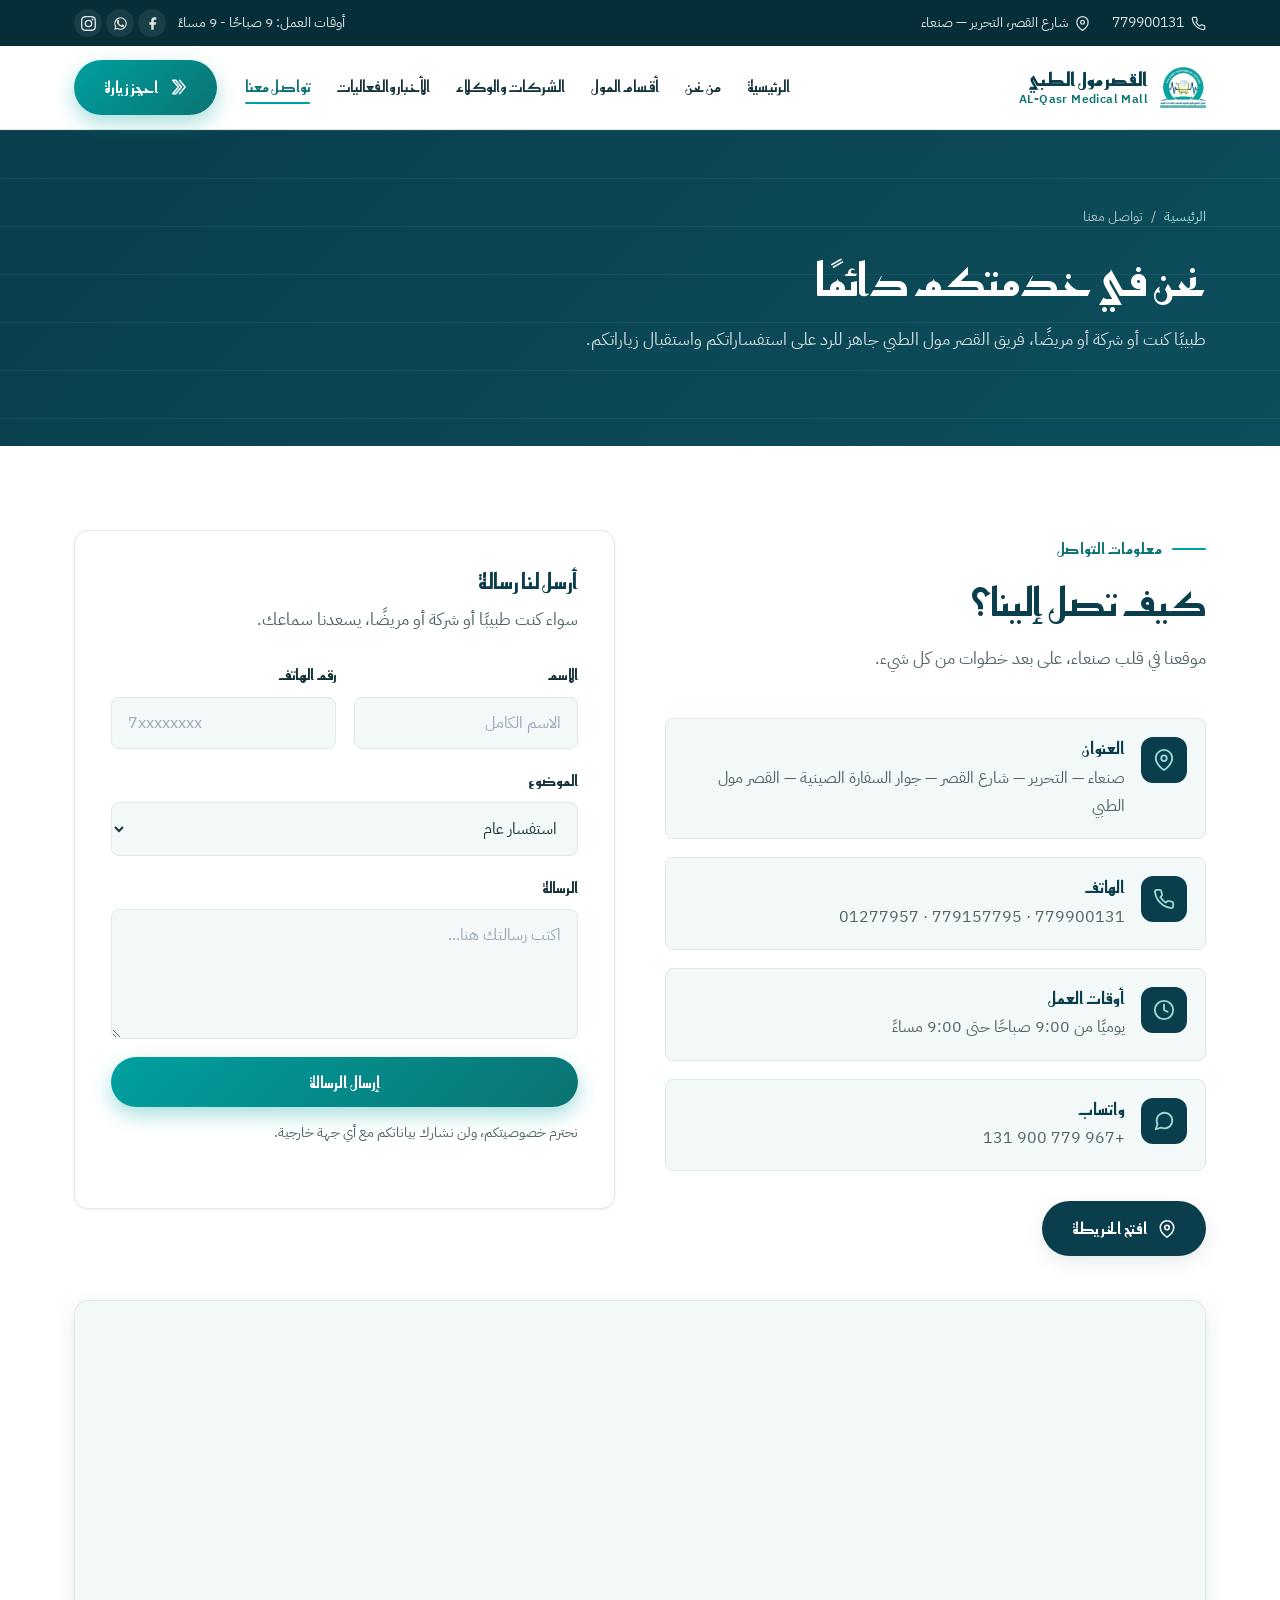
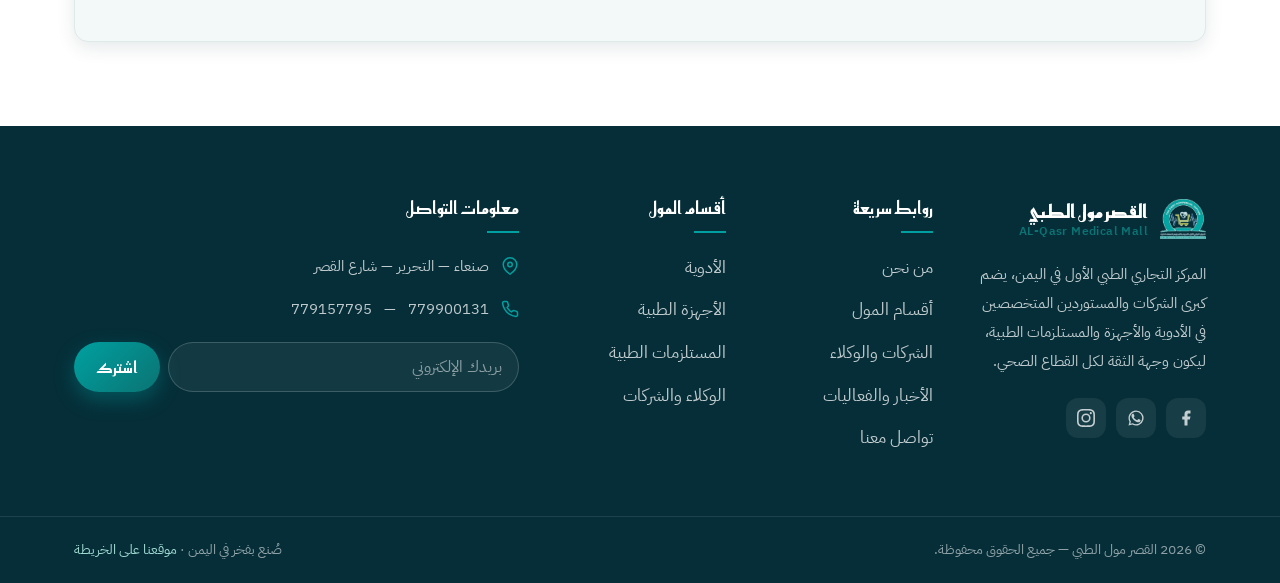
<file: contact.html>
﻿<!DOCTYPE html>
<html lang="ar" dir="rtl">
<head>
  <meta charset="UTF-8">
  <meta name="viewport" content="width=device-width, initial-scale=1.0">
  <title>تواصل معنا | القصر مول الطبي</title>
  <meta name="description" content="تواصل مع القصر مول الطبي — صنعاء، التحرير، شارع القصر، جوار السفارة الصينية. هاتف: 779900131.">
  <link rel="canonical" href="https://alqasrmall.pages.dev/contact.html">
  <meta property="og:url" content="https://alqasrmall.pages.dev/contact.html">
  <meta property="og:title" content="تواصل معنا | القصر مول الطبي">
  <meta property="og:description" content="تواصل مع القصر مول الطبي — صنعاء، التحرير، شارع القصر، جوار السفارة الصينية. هاتف: 779900131.">
  <meta property="og:type" content="website">
  <meta property="og:image" content="https://alqasrmall.pages.dev/assets/img/logo.png">
  <meta property="og:locale" content="ar_AR">
  <meta name="twitter:card" content="summary_large_image">
  <meta name="twitter:title" content="تواصل معنا | القصر مول الطبي">
  <meta name="twitter:description" content="تواصل مع القصر مول الطبي — صنعاء، التحرير، شارع القصر، جوار السفارة الصينية.">
  <meta name="twitter:image" content="https://alqasrmall.pages.dev/assets/img/logo.png">
  <link rel="icon" type="image/png" href="assets/img/logo.png">
  <script type="application/ld+json">
  {
    "@context": "https://schema.org",
    "@type": "ContactPage",
    "name": "تواصل معنا | القصر مول الطبي",
    "url": "https://alqasrmall.pages.dev/contact.html",
    "description": "تواصل مع القصر مول الطبي — صنعاء، التحرير، شارع القصر، جوار السفارة الصينية.",
    "isPartOf": {
      "@type": "WebSite",
      "name": "القصر مول الطبي",
      "url": "https://alqasrmall.pages.dev/"
    },
    "about": {
      "@type": "ShoppingMall",
      "name": "القصر مول الطبي",
      "telephone": "+967779900131",
      "address": {
        "@type": "PostalAddress",
        "streetAddress": "شارع القصر، التحرير",
        "addressLocality": "صنعاء",
        "addressCountry": "YE"
      }
    }
  }
  </script>
  <link rel="preconnect" href="https://fonts.googleapis.com">
  <link rel="preconnect" href="https://fonts.gstatic.com" crossorigin>
  <link href="https://fonts.googleapis.com/css2?family=IBM+Plex+Sans+Arabic:wght@300;400;500;600&family=Reem+Kufi:wght@400;500;600;700&display=swap" rel="stylesheet">
  <link rel="stylesheet" href="assets/css/style.css">
</head>
<body>

  <!-- ======= الشريط العلوي ======= -->
  <div class="topbar">
    <div class="container topbar-inner">
      <div class="topbar-left">
        <a href="tel:779900131">
          <svg viewBox="0 0 24 24" fill="none" stroke="currentColor" stroke-width="2" stroke-linecap="round" stroke-linejoin="round"><path d="M22 16.92v3a2 2 0 0 1-2.18 2 19.79 19.79 0 0 1-8.63-3.07 19.5 19.5 0 0 1-6-6 19.79 19.79 0 0 1-3.07-8.67A2 2 0 0 1 4.11 2h3a2 2 0 0 1 2 1.72c.13.96.36 1.9.7 2.81a2 2 0 0 1-.45 2.11L8.09 9.91a16 16 0 0 0 6 6l1.27-1.27a2 2 0 0 1 2.11-.45c.91.34 1.85.57 2.81.7A2 2 0 0 1 22 16.92z"/></svg>
          <span>779900131</span>
        </a>
        <a href="https://www.google.com/maps/search/?api=1&amp;query=Al+Qasr+Medical+Mall+Sanaa" target="_blank" rel="noopener">
          <svg viewBox="0 0 24 24" fill="none" stroke="currentColor" stroke-width="2" stroke-linecap="round" stroke-linejoin="round"><path d="M21 10c0 7-9 13-9 13s-9-6-9-13a9 9 0 0 1 18 0z"/><circle cx="12" cy="10" r="3"/></svg>
          <span>شارع القصر، التحرير — صنعاء</span>
        </a>
      </div>
      <div class="topbar-right">
        <span>أوقات العمل: 9 صباحًا - 9 مساءً</span>
        <div class="social">
          <a href="https://www.facebook.com/Thekingalqasrmall" target="_blank" rel="noopener" aria-label="فيسبوك">
            <svg viewBox="0 0 24 24" fill="currentColor"><path d="M18 2h-3a5 5 0 0 0-5 5v3H7v4h3v8h4v-8h3l1-4h-4V7a1 1 0 0 1 1-1h3z"/></svg>
          </a>
          <a href="https://wa.me/967779900131" target="_blank" rel="noopener" aria-label="واتساب">
            <svg viewBox="0 0 24 24" fill="currentColor"><path d="M17.47 14.38c-.3-.15-1.76-.87-2.03-.97-.27-.1-.47-.15-.67.15-.2.3-.77.97-.94 1.17-.17.2-.35.22-.64.08-.3-.15-1.26-.47-2.4-1.48-.88-.79-1.48-1.76-1.65-2.06-.17-.3-.02-.46.13-.6.13-.14.3-.35.44-.52.15-.17.2-.3.3-.5.1-.2.05-.37-.02-.52-.08-.15-.67-1.62-.92-2.22-.24-.58-.49-.5-.67-.51h-.57c-.2 0-.52.07-.8.37-.27.3-1.04 1.02-1.04 2.5 0 1.47 1.07 2.89 1.22 3.09.15.2 2.11 3.22 5.1 4.51.71.31 1.27.49 1.7.63.72.23 1.37.2 1.88.12.57-.09 1.76-.72 2.01-1.41.25-.7.25-1.29.17-1.42-.07-.12-.27-.2-.57-.35z"/><path d="M12 2a10 10 0 0 0-8.66 15L2 22l5.13-1.31A10 10 0 1 0 12 2zm0 18.2a8.2 8.2 0 0 1-4.18-1.15l-.3-.18-3.05.78.8-2.98-.2-.3A8.2 8.2 0 1 1 12 20.2z"/></svg>
          </a>
          <a href="https://www.instagram.com/alqasr_malll" target="_blank" rel="noopener" aria-label="انستقرام">
            <svg viewBox="0 0 24 24" fill="currentColor"><path d="M12 2.16c3.2 0 3.58.01 4.85.07 1.17.05 1.8.25 2.23.41.56.22.96.48 1.38.9.42.42.68.82.9 1.38.16.42.36 1.06.41 2.23.06 1.27.07 1.65.07 4.85s-.01 3.58-.07 4.85c-.05 1.17-.25 1.8-.41 2.23-.22.56-.48.96-.9 1.38-.42.42-.82.68-1.38.9-.42.16-1.06.36-2.23.41-1.27.06-1.65.07-4.85.07s-3.58-.01-4.85-.07c-1.17-.05-1.8-.25-2.23-.41a3.7 3.7 0 0 1-1.38-.9 3.7 3.7 0 0 1-.9-1.38c-.16-.42-.36-1.06-.41-2.23-.06-1.27-.07-1.65-.07-4.85s.01-3.58.07-4.85c.05-1.17.25-1.8.41-2.23.22-.56.48-.96.9-1.38.42-.42.82-.68 1.38-.9.42-.16 1.06-.36 2.23-.41 1.27-.06 1.65-.07 4.85-.07M12 0C8.74 0 8.33.01 7.05.07 5.78.13 4.9.33 4.14.63a5.9 5.9 0 0 0-2.13 1.38A5.9 5.9 0 0 0 .63 4.14C.33 4.9.13 5.78.07 7.05.01 8.33 0 8.74 0 12s.01 3.67.07 4.95c.06 1.27.26 2.15.56 2.91.3.81.72 1.5 1.38 2.13a5.9 5.9 0 0 0 2.13 1.38c.76.3 1.64.5 2.91.56 1.28.06 1.69.07 4.95.07s3.67-.01 4.95-.07c1.27-.06 2.15-.26 2.91-.56a5.9 5.9 0 0 0 2.13-1.38 5.9 5.9 0 0 0 1.38-2.13c.3-.76.5-1.64.56-2.91.06-1.28.07-1.69.07-4.95s-.01-3.67-.07-4.95c-.06-1.27-.26-2.15-.56-2.91a5.9 5.9 0 0 0-1.38-2.13A5.9 5.9 0 0 0 19.86.63c-.76-.3-1.64-.5-2.91-.56C15.67.01 15.26 0 12 0zm0 5.84A6.16 6.16 0 1 0 18.16 12 6.16 6.16 0 0 0 12 5.84zM12 16a4 4 0 1 1 4-4 4 4 0 0 1-4 4zm6.4-11.85a1.44 1.44 0 1 0 1.44 1.44 1.44 1.44 0 0 0-1.44-1.44z"/></svg>
          </a>
        </div>
      </div>
    </div>
  </div>

  <!-- ======= الترويسة ======= -->
  <header class="header">
    <div class="container header-inner">
      <a href="index.html" class="logo">
        <img src="assets/img/logo.png" alt="شعار القصر مول الطبي" width="46" height="46">
        <span class="logo-text">
          <strong>القصر مول الطبي</strong>
          <span>AL-Qasr Medical Mall</span>
        </span>
      </a>

      <nav class="nav" aria-label="التنقل الرئيسي">
        <button class="nav-close" aria-label="إغلاق القائمة">
          <svg viewBox="0 0 24 24" fill="none" stroke="currentColor" stroke-width="2" stroke-linecap="round"><line x1="18" y1="6" x2="6" y2="18"/><line x1="6" y1="6" x2="18" y2="18"/></svg>
        </button>
        <ul class="nav-links">
          <li><a href="index.html">الرئيسية</a></li>
          <li><a href="about.html">من نحن</a></li>
          <li><a href="departments.html">أقسام المول</a></li>
          <li><a href="companies.html">الشركات والوكلاء</a></li>
          <li><a href="news.html">الأخبار والفعاليات</a></li>
          <li><a href="contact.html" class="active">تواصل معنا</a></li>
        </ul>
        <div class="nav-cta">
          <a href="contact.html" class="btn btn-gold">
            <svg viewBox="0 0 24 24" fill="none" stroke="currentColor" stroke-width="2" stroke-linecap="round" stroke-linejoin="round"><path d="M5 3l7.5 9L5 21h4l7.5-9L9 3z"/><path d="M14 3l7.5 9-7.5 9"/></svg>
            احجز زيارة
          </a>
        </div>
      </nav>

      <button class="nav-toggle" aria-label="فتح القائمة">
        <svg viewBox="0 0 24 24" fill="none" stroke="currentColor" stroke-width="2" stroke-linecap="round"><line x1="3" y1="6" x2="21" y2="6"/><line x1="3" y1="12" x2="21" y2="12"/><line x1="3" y1="18" x2="21" y2="18"/></svg>
      </button>
    </div>
  </header>
  <div class="nav-overlay"></div>

  <!-- ======= ترويسة الصفحة ======= -->
  <section class="page-hero">
    <div class="container">
      <nav class="breadcrumb" aria-label="مسار التنقل">
        <a href="index.html">الرئيسية</a>
        <span>/</span>
        <span>تواصل معنا</span>
      </nav>
      <h1>نحن في خدمتكم دائمًا</h1>
      <p>طبيبًا كنت أو شركة أو مريضًا، فريق القصر مول الطبي جاهز للرد على استفساراتكم واستقبال زياراتكم.</p>
    </div>
  </section>

  <!-- ======= التواصل ======= -->
  <section class="contact">
    <div class="container">
      <div class="contact-grid">
        <div class="reveal">
          <span class="section-label">معلومات التواصل</span>
          <h2 class="section-title">كيف تصل إلينا؟</h2>
          <p class="section-desc">موقعنا في قلب صنعاء، على بعد خطوات من كل شيء.</p>
          <div class="contact-info-list">
            <div class="contact-row">
              <div class="icon">
                <svg viewBox="0 0 24 24" fill="none" stroke="currentColor" stroke-width="2" stroke-linecap="round" stroke-linejoin="round"><path d="M21 10c0 7-9 13-9 13s-9-6-9-13a9 9 0 0 1 18 0z"/><circle cx="12" cy="10" r="3"/></svg>
              </div>
              <div>
                <h4>العنوان</h4>
                <p>صنعاء — التحرير — شارع القصر — جوار السفارة الصينية — القصر مول الطبي</p>
              </div>
            </div>
            <div class="contact-row">
              <div class="icon">
                <svg viewBox="0 0 24 24" fill="none" stroke="currentColor" stroke-width="2" stroke-linecap="round" stroke-linejoin="round"><path d="M22 16.92v3a2 2 0 0 1-2.18 2 19.79 19.79 0 0 1-8.63-3.07 19.5 19.5 0 0 1-6-6 19.79 19.79 0 0 1-3.07-8.67A2 2 0 0 1 4.11 2h3a2 2 0 0 1 2 1.72c.13.96.36 1.9.7 2.81a2 2 0 0 1-.45 2.11L8.09 9.91a16 16 0 0 0 6 6l1.27-1.27a2 2 0 0 1 2.11-.45c.91.34 1.85.57 2.81.7A2 2 0 0 1 22 16.92z"/></svg>
              </div>
              <div>
                <h4>الهاتف</h4>
                <p>
                  <a href="tel:779900131">779900131</a> ·
                  <a href="tel:779157795">779157795</a> ·
                  <a href="tel:01277957">01277957</a>
                </p>
              </div>
            </div>
            <div class="contact-row">
              <div class="icon">
                <svg viewBox="0 0 24 24" fill="none" stroke="currentColor" stroke-width="2" stroke-linecap="round" stroke-linejoin="round"><circle cx="12" cy="12" r="10"/><path d="M12 6v6l4 2"/></svg>
              </div>
              <div>
                <h4>أوقات العمل</h4>
                <p>يوميًا من 9:00 صباحًا حتى 9:00 مساءً</p>
              </div>
            </div>
            <div class="contact-row">
              <div class="icon">
                <svg viewBox="0 0 24 24" fill="none" stroke="currentColor" stroke-width="2" stroke-linecap="round" stroke-linejoin="round"><path d="M21 11.5a8.38 8.38 0 0 1-.9 3.8 8.5 8.5 0 0 1-7.6 4.7 8.38 8.38 0 0 1-3.8-.9L3 21l1.9-5.7a8.38 8.38 0 0 1-.9-3.8 8.5 8.5 0 0 1 4.7-7.6 8.38 8.38 0 0 1 3.8-.9h.5a8.48 8.48 0 0 1 8 8v.5z"/></svg>
              </div>
              <div>
                <h4>واتساب</h4>
                <p><a href="https://wa.me/967779900131" target="_blank" rel="noopener">+967 779 900 131</a></p>
              </div>
            </div>
          </div>
          <a href="https://www.google.com/maps/search/?api=1&amp;query=Al+Qasr+Medical+Mall+Sanaa" target="_blank" rel="noopener" class="btn btn-navy">
            <svg viewBox="0 0 24 24" fill="none" stroke="currentColor" stroke-width="2" stroke-linecap="round" stroke-linejoin="round"><path d="M21 10c0 7-9 13-9 13s-9-6-9-13a9 9 0 0 1 18 0z"/><circle cx="12" cy="10" r="3"/></svg>
            افتح الخريطة
          </a>
        </div>
        <div class="form-card reveal" data-contact-form>
          <div class="form-success">تم استلام رسالتكم بنجاح، سنتواصل معكم في أقرب وقت.</div>
          <h3>أرسل لنا رسالة</h3>
          <p>سواء كنت طبيبًا أو شركة أو مريضًا، يسعدنا سماعك.</p>
          <form>
            <div class="form-grid">
              <div class="form-field">
                <label for="name">الاسم</label>
                <input type="text" id="name" name="name" placeholder="الاسم الكامل" required>
              </div>
              <div class="form-field">
                <label for="phone">رقم الهاتف</label>
                <input type="tel" id="phone" name="phone" placeholder="7xxxxxxxx" required>
              </div>
              <div class="form-field full">
                <label for="subject">الموضوع</label>
                <select id="subject" name="subject">
                  <option>استفسار عام</option>
                  <option>طلب عرض سعر</option>
                  <option>شراكة / وكالة</option>
                  <option>وظائف</option>
                  <option>فعاليات وندوات</option>
                </select>
              </div>
              <div class="form-field full">
                <label for="msg">الرسالة</label>
                <textarea id="msg" name="message" placeholder="اكتب رسالتك هنا..." required></textarea>
              </div>
              <div class="form-field full">
                <button type="submit" class="btn btn-gold" style="width: 100%;">إرسال الرسالة</button>
              </div>
            </div>
          </form>
          <p class="form-note">نحترم خصوصيتكم، ولن نشارك بياناتكم مع أي جهة خارجية.</p>
        </div>
      </div>
      <div class="map-frame" style="margin-top: 44px;">
        <iframe src="https://www.google.com/maps?q=Al+Qasr+Medical+Mall+%D8%B5%D9%86%D8%B9%D8%A7%D8%A1&output=embed" loading="lazy" referrerpolicy="no-referrer-when-downgrade" title="موقع القصر مول الطبي على الخريطة"></iframe>
      </div>
    </div>
  </section>

  <!-- ======= التذييل ======= -->
  <footer class="footer">
    <div class="container">
      <div class="footer-grid">
        <div class="footer-brand">
          <a href="index.html" class="logo">
            <img src="assets/img/logo.png" alt="شعار القصر مول الطبي" width="46" height="46">
            <span class="logo-text">
              <strong>القصر مول الطبي</strong>
              <span>AL-Qasr Medical Mall</span>
            </span>
          </a>
          <p>المركز التجاري الطبي الأول في اليمن، يضم كبرى الشركات والمستوردين المتخصصين في الأدوية والأجهزة والمستلزمات الطبية، ليكون وجهة الثقة لكل القطاع الصحي.</p>
          <div class="footer-social">
            <a href="https://www.facebook.com/Thekingalqasrmall" target="_blank" rel="noopener" aria-label="فيسبوك">
              <svg viewBox="0 0 24 24" fill="currentColor"><path d="M18 2h-3a5 5 0 0 0-5 5v3H7v4h3v8h4v-8h3l1-4h-4V7a1 1 0 0 1 1-1h3z"/></svg>
            </a>
            <a href="https://wa.me/967779900131" target="_blank" rel="noopener" aria-label="واتساب">
              <svg viewBox="0 0 24 24" fill="currentColor"><path d="M17.47 14.38c-.3-.15-1.76-.87-2.03-.97-.27-.1-.47-.15-.67.15-.2.3-.77.97-.94 1.17-.17.2-.35.22-.64.08-.3-.15-1.26-.47-2.4-1.48-.88-.79-1.48-1.76-1.65-2.06-.17-.3-.02-.46.13-.6.13-.14.3-.35.44-.52.15-.17.2-.3.3-.5.1-.2.05-.37-.02-.52-.08-.15-.67-1.62-.92-2.22-.24-.58-.49-.5-.67-.51h-.57c-.2 0-.52.07-.8.37-.27.3-1.04 1.02-1.04 2.5 0 1.47 1.07 2.89 1.22 3.09.15.2 2.11 3.22 5.1 4.51.71.31 1.27.49 1.7.63.72.23 1.37.2 1.88.12.57-.09 1.76-.72 2.01-1.41.25-.7.25-1.29.17-1.42-.07-.12-.27-.2-.57-.35z"/><path d="M12 2a10 10 0 0 0-8.66 15L2 22l5.13-1.31A10 10 0 1 0 12 2zm0 18.2a8.2 8.2 0 0 1-4.18-1.15l-.3-.18-3.05.78.8-2.98-.2-.3A8.2 8.2 0 1 1 12 20.2z"/></svg>
            </a>
            <a href="https://www.instagram.com/alqasr_malll" target="_blank" rel="noopener" aria-label="انستقرام">
              <svg viewBox="0 0 24 24" fill="currentColor"><path d="M12 2.16c3.2 0 3.58.01 4.85.07 1.17.05 1.8.25 2.23.41.56.22.96.48 1.38.9.42.42.68.82.9 1.38.16.42.36 1.06.41 2.23.06 1.27.07 1.65.07 4.85s-.01 3.58-.07 4.85c-.05 1.17-.25 1.8-.41 2.23-.22.56-.48.96-.9 1.38-.42.42-.82.68-1.38.9-.42.16-1.06.36-2.23.41-1.27.06-1.65.07-4.85.07s-3.58-.01-4.85-.07c-1.17-.05-1.8-.25-2.23-.41a3.7 3.7 0 0 1-1.38-.9 3.7 3.7 0 0 1-.9-1.38c-.16-.42-.36-1.06-.41-2.23-.06-1.27-.07-1.65-.07-4.85s.01-3.58.07-4.85c.05-1.17.25-1.8.41-2.23.22-.56.48-.96.9-1.38.42-.42.82-.68 1.38-.9.42-.16 1.06-.36 2.23-.41 1.27-.06 1.65-.07 4.85-.07M12 0C8.74 0 8.33.01 7.05.07 5.78.13 4.9.33 4.14.63a5.9 5.9 0 0 0-2.13 1.38A5.9 5.9 0 0 0 .63 4.14C.33 4.9.13 5.78.07 7.05.01 8.33 0 8.74 0 12s.01 3.67.07 4.95c.06 1.27.26 2.15.56 2.91.3.81.72 1.5 1.38 2.13a5.9 5.9 0 0 0 2.13 1.38c.76.3 1.64.5 2.91.56 1.28.06 1.69.07 4.95.07s3.67-.01 4.95-.07c1.27-.06 2.15-.26 2.91-.56a5.9 5.9 0 0 0 2.13-1.38 5.9 5.9 0 0 0 1.38-2.13c.3-.76.5-1.64.56-2.91.06-1.28.07-1.69.07-4.95s-.01-3.67-.07-4.95c-.06-1.27-.26-2.15-.56-2.91a5.9 5.9 0 0 0-1.38-2.13A5.9 5.9 0 0 0 19.86.63c-.76-.3-1.64-.5-2.91-.56C15.67.01 15.26 0 12 0zm0 5.84A6.16 6.16 0 1 0 18.16 12 6.16 6.16 0 0 0 12 5.84zM12 16a4 4 0 1 1 4-4 4 4 0 0 1-4 4zm6.4-11.85a1.44 1.44 0 1 0 1.44 1.44 1.44 1.44 0 0 0-1.44-1.44z"/></svg>
            </a>
          </div>
        </div>
        <div>
          <h4>روابط سريعة</h4>
          <ul class="footer-links">
            <li><a href="about.html">من نحن</a></li>
            <li><a href="departments.html">أقسام المول</a></li>
            <li><a href="companies.html">الشركات والوكلاء</a></li>
            <li><a href="news.html">الأخبار والفعاليات</a></li>
            <li><a href="contact.html">تواصل معنا</a></li>
          </ul>
        </div>
        <div>
          <h4>أقسام المول</h4>
          <ul class="footer-links">
            <li><a href="departments.html#drugs">الأدوية</a></li>
            <li><a href="departments.html#devices">الأجهزة الطبية</a></li>
            <li><a href="departments.html#supplies">المستلزمات الطبية</a></li>
            <li><a href="departments.html#agencies">الوكلاء والشركات</a></li>
          </ul>
        </div>
        <div>
          <h4>معلومات التواصل</h4>
          <ul class="footer-contact">
            <li>
              <svg viewBox="0 0 24 24" fill="none" stroke="currentColor" stroke-width="2" stroke-linecap="round" stroke-linejoin="round"><path d="M21 10c0 7-9 13-9 13s-9-6-9-13a9 9 0 0 1 18 0z"/><circle cx="12" cy="10" r="3"/></svg>
              صنعاء — التحرير — شارع القصر
            </li>
            <li>
              <svg viewBox="0 0 24 24" fill="none" stroke="currentColor" stroke-width="2" stroke-linecap="round" stroke-linejoin="round"><path d="M22 16.92v3a2 2 0 0 1-2.18 2 19.79 19.79 0 0 1-8.63-3.07 19.5 19.5 0 0 1-6-6 19.79 19.79 0 0 1-3.07-8.67A2 2 0 0 1 4.11 2h3a2 2 0 0 1 2 1.72c.13.96.36 1.9.7 2.81a2 2 0 0 1-.45 2.11L8.09 9.91a16 16 0 0 0 6 6l1.27-1.27a2 2 0 0 1 2.11-.45c.91.34 1.85.57 2.81.7A2 2 0 0 1 22 16.92z"/></svg>
              <a href="tel:779900131">779900131</a> — <a href="tel:779157795">779157795</a>
            </li>
          </ul>
          <form class="newsletter-form">
            <input type="email" placeholder="بريدك الإلكتروني" aria-label="البريد الإلكتروني" required>
            <button type="submit" class="btn btn-gold">اشترك</button>
          </form>
        </div>
      </div>
    </div>
    <div class="footer-bottom">
      <div class="container">
        <span>© <span data-year>2026</span> القصر مول الطبي — جميع الحقوق محفوظة.</span>
        <span>صُنع بفخر في اليمن · <a href="https://www.google.com/maps/search/?api=1&amp;query=Al+Qasr+Medical+Mall+Sanaa" target="_blank" rel="noopener">موقعنا على الخريطة</a></span>
      </div>
    </div>
  </footer>

  <script src="assets/js/main.js"></script>
</body>
</html>
</file>
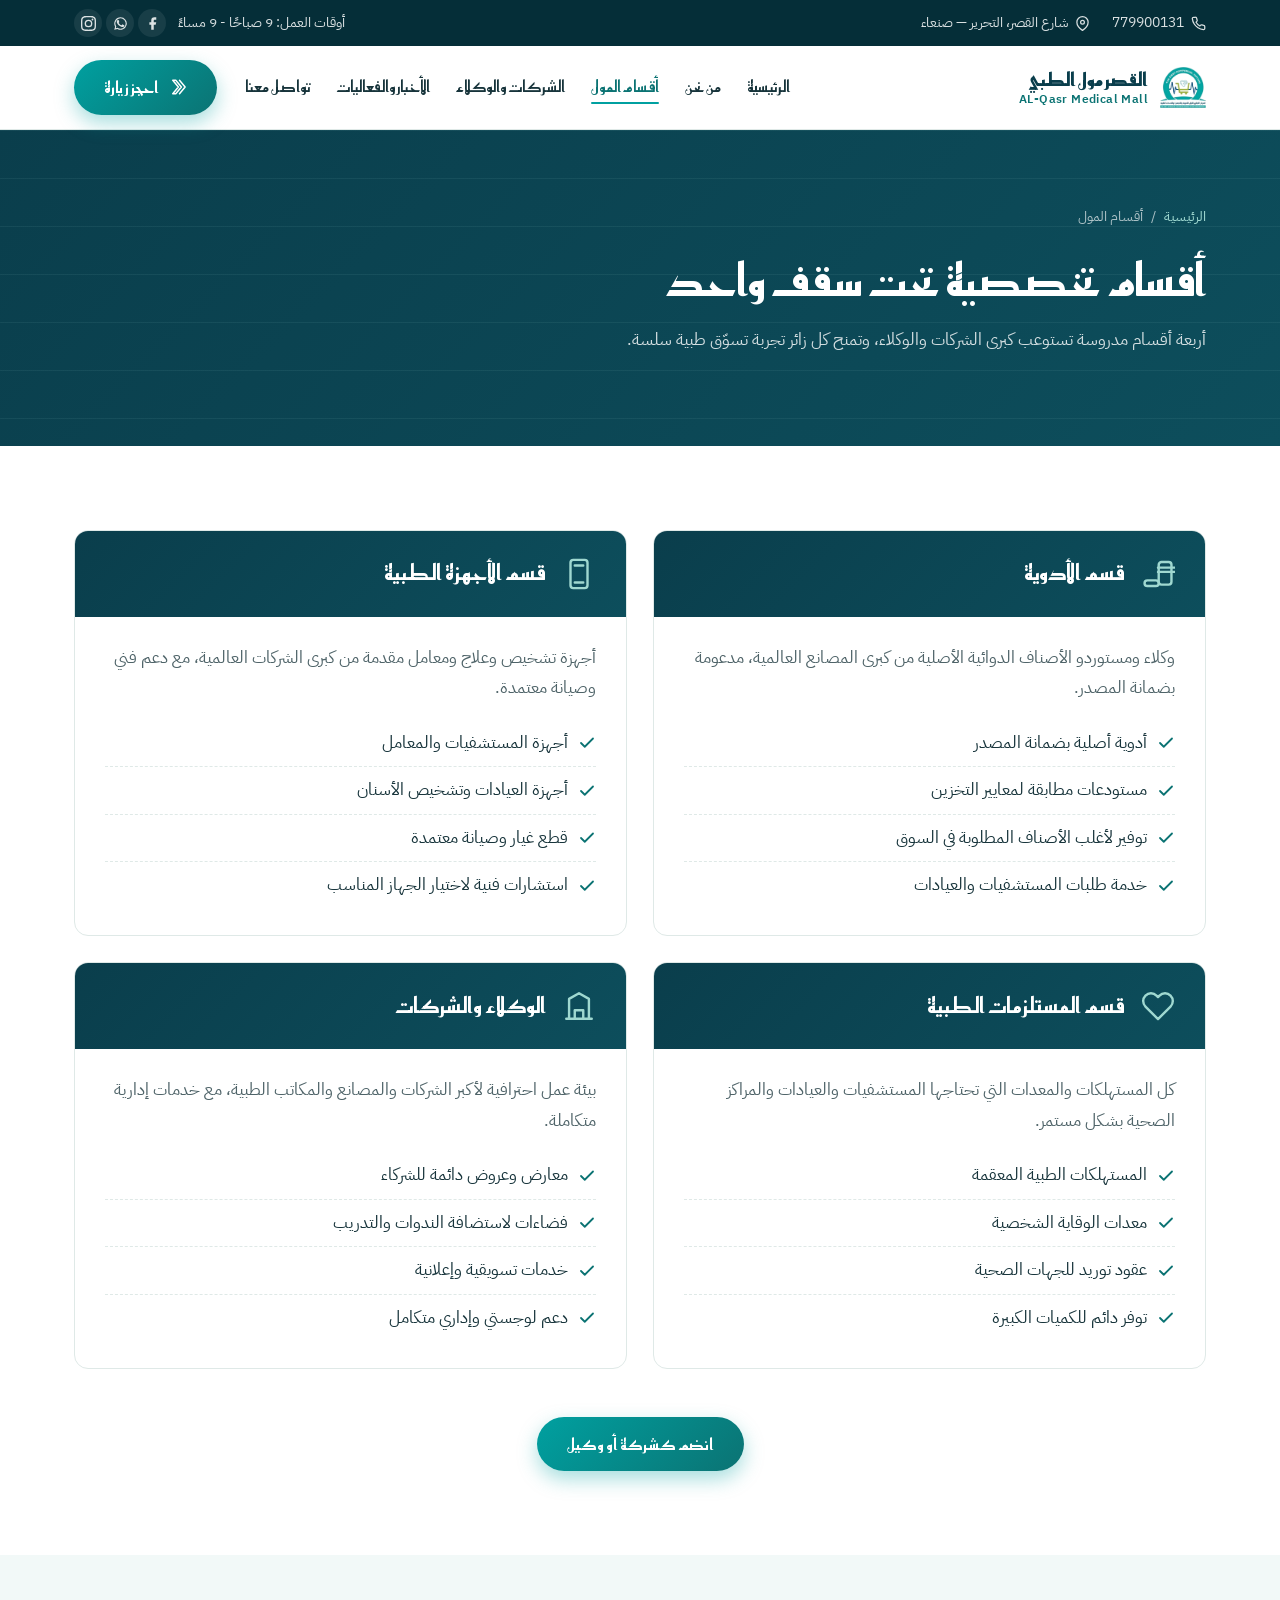
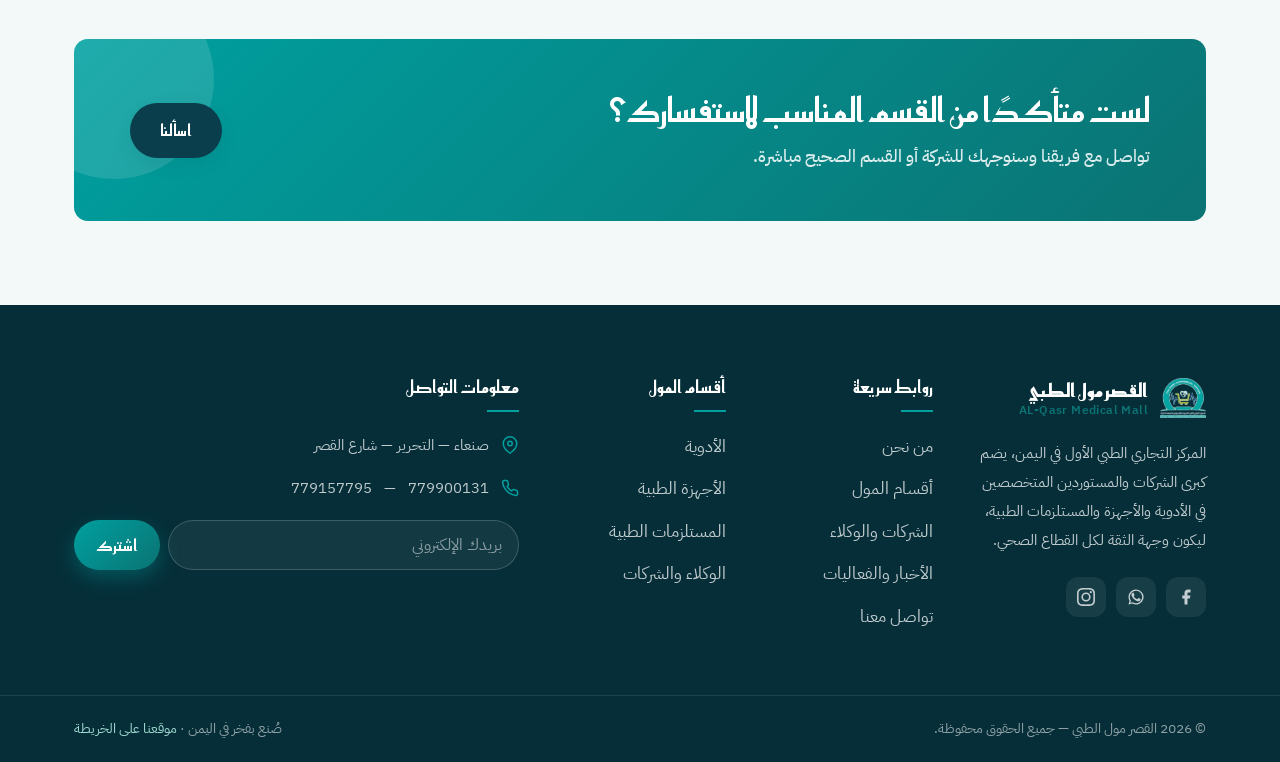
<file: departments.html>
﻿<!DOCTYPE html>
<html lang="ar" dir="rtl">
<head>
  <meta charset="UTF-8">
  <meta name="viewport" content="width=device-width, initial-scale=1.0">
  <title>أقسام المول | القصر مول الطبي</title>
  <meta name="description" content="أقسام القصر مول الطبي: الأدوية، الأجهزة الطبية، المستلزمات الطبية، والوكلاء والشركات — كل ما يحتاجه القطاع الطبي في مكان واحد.">
  <link rel="canonical" href="https://alqasrmall.pages.dev/departments.html">
  <meta property="og:url" content="https://alqasrmall.pages.dev/departments.html">
  <meta property="og:title" content="أقسام المول | القصر مول الطبي">
  <meta property="og:description" content="أقسام القصر مول الطبي: الأدوية، الأجهزة الطبية، المستلزمات الطبية، والوكلاء والشركات — كل ما يحتاجه القطاع الطبي في مكان واحد.">
  <meta property="og:type" content="website">
  <meta property="og:image" content="https://alqasrmall.pages.dev/assets/img/logo.png">
  <meta property="og:locale" content="ar_AR">
  <meta name="twitter:card" content="summary_large_image">
  <meta name="twitter:title" content="أقسام المول | القصر مول الطبي">
  <meta name="twitter:description" content="أقسام القصر مول الطبي: الأدوية، الأجهزة الطبية، المستلزمات الطبية، والوكلاء والشركات.">
  <meta name="twitter:image" content="https://alqasrmall.pages.dev/assets/img/logo.png">
  <link rel="icon" type="image/png" href="assets/img/logo.png">
  <script type="application/ld+json">
  {
    "@context": "https://schema.org",
    "@type": "CollectionPage",
    "name": "أقسام المول | القصر مول الطبي",
    "url": "https://alqasrmall.pages.dev/departments.html",
    "description": "أقسام القصر مول الطبي: الأدوية، الأجهزة الطبية، المستلزمات الطبية، والوكلاء والشركات.",
    "isPartOf": {
      "@type": "WebSite",
      "name": "القصر مول الطبي",
      "url": "https://alqasrmall.pages.dev/"
    }
  }
  </script>
  <link rel="preconnect" href="https://fonts.googleapis.com">
  <link rel="preconnect" href="https://fonts.gstatic.com" crossorigin>
  <link href="https://fonts.googleapis.com/css2?family=IBM+Plex+Sans+Arabic:wght@300;400;500;600&family=Reem+Kufi:wght@400;500;600;700&display=swap" rel="stylesheet">
  <link rel="stylesheet" href="assets/css/style.css">
</head>
<body>

  <!-- ======= الشريط العلوي ======= -->
  <div class="topbar">
    <div class="container topbar-inner">
      <div class="topbar-left">
        <a href="tel:779900131">
          <svg viewBox="0 0 24 24" fill="none" stroke="currentColor" stroke-width="2" stroke-linecap="round" stroke-linejoin="round"><path d="M22 16.92v3a2 2 0 0 1-2.18 2 19.79 19.79 0 0 1-8.63-3.07 19.5 19.5 0 0 1-6-6 19.79 19.79 0 0 1-3.07-8.67A2 2 0 0 1 4.11 2h3a2 2 0 0 1 2 1.72c.13.96.36 1.9.7 2.81a2 2 0 0 1-.45 2.11L8.09 9.91a16 16 0 0 0 6 6l1.27-1.27a2 2 0 0 1 2.11-.45c.91.34 1.85.57 2.81.7A2 2 0 0 1 22 16.92z"/></svg>
          <span>779900131</span>
        </a>
        <a href="https://www.google.com/maps/search/?api=1&amp;query=Al+Qasr+Medical+Mall+Sanaa" target="_blank" rel="noopener">
          <svg viewBox="0 0 24 24" fill="none" stroke="currentColor" stroke-width="2" stroke-linecap="round" stroke-linejoin="round"><path d="M21 10c0 7-9 13-9 13s-9-6-9-13a9 9 0 0 1 18 0z"/><circle cx="12" cy="10" r="3"/></svg>
          <span>شارع القصر، التحرير — صنعاء</span>
        </a>
      </div>
      <div class="topbar-right">
        <span>أوقات العمل: 9 صباحًا - 9 مساءً</span>
        <div class="social">
          <a href="https://www.facebook.com/Thekingalqasrmall" target="_blank" rel="noopener" aria-label="فيسبوك">
            <svg viewBox="0 0 24 24" fill="currentColor"><path d="M18 2h-3a5 5 0 0 0-5 5v3H7v4h3v8h4v-8h3l1-4h-4V7a1 1 0 0 1 1-1h3z"/></svg>
          </a>
          <a href="https://wa.me/967779900131" target="_blank" rel="noopener" aria-label="واتساب">
            <svg viewBox="0 0 24 24" fill="currentColor"><path d="M17.47 14.38c-.3-.15-1.76-.87-2.03-.97-.27-.1-.47-.15-.67.15-.2.3-.77.97-.94 1.17-.17.2-.35.22-.64.08-.3-.15-1.26-.47-2.4-1.48-.88-.79-1.48-1.76-1.65-2.06-.17-.3-.02-.46.13-.6.13-.14.3-.35.44-.52.15-.17.2-.3.3-.5.1-.2.05-.37-.02-.52-.08-.15-.67-1.62-.92-2.22-.24-.58-.49-.5-.67-.51h-.57c-.2 0-.52.07-.8.37-.27.3-1.04 1.02-1.04 2.5 0 1.47 1.07 2.89 1.22 3.09.15.2 2.11 3.22 5.1 4.51.71.31 1.27.49 1.7.63.72.23 1.37.2 1.88.12.57-.09 1.76-.72 2.01-1.41.25-.7.25-1.29.17-1.42-.07-.12-.27-.2-.57-.35z"/><path d="M12 2a10 10 0 0 0-8.66 15L2 22l5.13-1.31A10 10 0 1 0 12 2zm0 18.2a8.2 8.2 0 0 1-4.18-1.15l-.3-.18-3.05.78.8-2.98-.2-.3A8.2 8.2 0 1 1 12 20.2z"/></svg>
          </a>
          <a href="https://www.instagram.com/alqasr_malll" target="_blank" rel="noopener" aria-label="انستقرام">
            <svg viewBox="0 0 24 24" fill="currentColor"><path d="M12 2.16c3.2 0 3.58.01 4.85.07 1.17.05 1.8.25 2.23.41.56.22.96.48 1.38.9.42.42.68.82.9 1.38.16.42.36 1.06.41 2.23.06 1.27.07 1.65.07 4.85s-.01 3.58-.07 4.85c-.05 1.17-.25 1.8-.41 2.23-.22.56-.48.96-.9 1.38-.42.42-.82.68-1.38.9-.42.16-1.06.36-2.23.41-1.27.06-1.65.07-4.85.07s-3.58-.01-4.85-.07c-1.17-.05-1.8-.25-2.23-.41a3.7 3.7 0 0 1-1.38-.9 3.7 3.7 0 0 1-.9-1.38c-.16-.42-.36-1.06-.41-2.23-.06-1.27-.07-1.65-.07-4.85s.01-3.58.07-4.85c.05-1.17.25-1.8.41-2.23.22-.56.48-.96.9-1.38.42-.42.82-.68 1.38-.9.42-.16 1.06-.36 2.23-.41 1.27-.06 1.65-.07 4.85-.07M12 0C8.74 0 8.33.01 7.05.07 5.78.13 4.9.33 4.14.63a5.9 5.9 0 0 0-2.13 1.38A5.9 5.9 0 0 0 .63 4.14C.33 4.9.13 5.78.07 7.05.01 8.33 0 8.74 0 12s.01 3.67.07 4.95c.06 1.27.26 2.15.56 2.91.3.81.72 1.5 1.38 2.13a5.9 5.9 0 0 0 2.13 1.38c.76.3 1.64.5 2.91.56 1.28.06 1.69.07 4.95.07s3.67-.01 4.95-.07c1.27-.06 2.15-.26 2.91-.56a5.9 5.9 0 0 0 2.13-1.38 5.9 5.9 0 0 0 1.38-2.13c.3-.76.5-1.64.56-2.91.06-1.28.07-1.69.07-4.95s-.01-3.67-.07-4.95c-.06-1.27-.26-2.15-.56-2.91a5.9 5.9 0 0 0-1.38-2.13A5.9 5.9 0 0 0 19.86.63c-.76-.3-1.64-.5-2.91-.56C15.67.01 15.26 0 12 0zm0 5.84A6.16 6.16 0 1 0 18.16 12 6.16 6.16 0 0 0 12 5.84zM12 16a4 4 0 1 1 4-4 4 4 0 0 1-4 4zm6.4-11.85a1.44 1.44 0 1 0 1.44 1.44 1.44 1.44 0 0 0-1.44-1.44z"/></svg>
          </a>
        </div>
      </div>
    </div>
  </div>

  <!-- ======= الترويسة ======= -->
  <header class="header">
    <div class="container header-inner">
      <a href="index.html" class="logo">
        <img src="assets/img/logo.png" alt="شعار القصر مول الطبي" width="46" height="46">
        <span class="logo-text">
          <strong>القصر مول الطبي</strong>
          <span>AL-Qasr Medical Mall</span>
        </span>
      </a>

      <nav class="nav" aria-label="التنقل الرئيسي">
        <button class="nav-close" aria-label="إغلاق القائمة">
          <svg viewBox="0 0 24 24" fill="none" stroke="currentColor" stroke-width="2" stroke-linecap="round"><line x1="18" y1="6" x2="6" y2="18"/><line x1="6" y1="6" x2="18" y2="18"/></svg>
        </button>
        <ul class="nav-links">
          <li><a href="index.html">الرئيسية</a></li>
          <li><a href="about.html">من نحن</a></li>
          <li><a href="departments.html" class="active">أقسام المول</a></li>
          <li><a href="companies.html">الشركات والوكلاء</a></li>
          <li><a href="news.html">الأخبار والفعاليات</a></li>
          <li><a href="contact.html">تواصل معنا</a></li>
        </ul>
        <div class="nav-cta">
          <a href="contact.html" class="btn btn-gold">
            <svg viewBox="0 0 24 24" fill="none" stroke="currentColor" stroke-width="2" stroke-linecap="round" stroke-linejoin="round"><path d="M5 3l7.5 9L5 21h4l7.5-9L9 3z"/><path d="M14 3l7.5 9-7.5 9"/></svg>
            احجز زيارة
          </a>
        </div>
      </nav>

      <button class="nav-toggle" aria-label="فتح القائمة">
        <svg viewBox="0 0 24 24" fill="none" stroke="currentColor" stroke-width="2" stroke-linecap="round"><line x1="3" y1="6" x2="21" y2="6"/><line x1="3" y1="12" x2="21" y2="12"/><line x1="3" y1="18" x2="21" y2="18"/></svg>
      </button>
    </div>
  </header>
  <div class="nav-overlay"></div>

  <!-- ======= ترويسة الصفحة ======= -->
  <section class="page-hero">
    <div class="container">
      <nav class="breadcrumb" aria-label="مسار التنقل">
        <a href="index.html">الرئيسية</a>
        <span>/</span>
        <span>أقسام المول</span>
      </nav>
      <h1>أقسام تخصصية تحت سقف واحد</h1>
      <p>أربعة أقسام مدروسة تستوعب كبرى الشركات والوكلاء، وتمنح كل زائر تجربة تسوّق طبية سلسة.</p>
    </div>
  </section>

  <!-- ======= بطاقات الأقسام التفصيلية ======= -->
  <section class="depts" style="background: var(--white);">
    <div class="container">
      <div class="dept-detail-grid">
        <div class="dept-detail reveal" id="drugs">
          <div class="dept-detail-head">
            <svg viewBox="0 0 24 24" fill="none" stroke="currentColor" stroke-width="1.7" stroke-linecap="round" stroke-linejoin="round"><path d="M10.5 20.5h-6a2 2 0 0 1 0-4h6a2 2 0 0 1 0 4z"/><path d="M19.5 3.5h-5a2 2 0 0 0-2 2v12a2 2 0 0 0 2 2h5a2 2 0 0 0 2-2v-12a2 2 0 0 0-2-2z"/><path d="M12 10.5h12"/><path d="M12 7.5h12"/></svg>
            <h3>قسم الأدوية</h3>
          </div>
          <div class="dept-detail-body">
            <p>وكلاء ومستوردو الأصناف الدوائية الأصلية من كبرى المصانع العالمية، مدعومة بضمانة المصدر.</p>
            <ul class="dept-list">
              <li><svg viewBox="0 0 24 24" fill="none" stroke="currentColor" stroke-width="2.4" stroke-linecap="round" stroke-linejoin="round"><path d="M20 6L9 17l-5-5"/></svg>أدوية أصلية بضمانة المصدر</li>
              <li><svg viewBox="0 0 24 24" fill="none" stroke="currentColor" stroke-width="2.4" stroke-linecap="round" stroke-linejoin="round"><path d="M20 6L9 17l-5-5"/></svg>مستودعات مطابقة لمعايير التخزين</li>
              <li><svg viewBox="0 0 24 24" fill="none" stroke="currentColor" stroke-width="2.4" stroke-linecap="round" stroke-linejoin="round"><path d="M20 6L9 17l-5-5"/></svg>توفير لأغلب الأصناف المطلوبة في السوق</li>
              <li><svg viewBox="0 0 24 24" fill="none" stroke="currentColor" stroke-width="2.4" stroke-linecap="round" stroke-linejoin="round"><path d="M20 6L9 17l-5-5"/></svg>خدمة طلبات المستشفيات والعيادات</li>
            </ul>
          </div>
        </div>

        <div class="dept-detail reveal" id="devices">
          <div class="dept-detail-head">
            <svg viewBox="0 0 24 24" fill="none" stroke="currentColor" stroke-width="1.7" stroke-linecap="round" stroke-linejoin="round"><rect x="6" y="2" width="12" height="20" rx="2"/><path d="M9 6h6M9 18h6M12 6v0"/></svg>
            <h3>قسم الأجهزة الطبية</h3>
          </div>
          <div class="dept-detail-body">
            <p>أجهزة تشخيص وعلاج ومعامل مقدمة من كبرى الشركات العالمية، مع دعم فني وصيانة معتمدة.</p>
            <ul class="dept-list">
              <li><svg viewBox="0 0 24 24" fill="none" stroke="currentColor" stroke-width="2.4" stroke-linecap="round" stroke-linejoin="round"><path d="M20 6L9 17l-5-5"/></svg>أجهزة المستشفيات والمعامل</li>
              <li><svg viewBox="0 0 24 24" fill="none" stroke="currentColor" stroke-width="2.4" stroke-linecap="round" stroke-linejoin="round"><path d="M20 6L9 17l-5-5"/></svg>أجهزة العيادات وتشخيص الأسنان</li>
              <li><svg viewBox="0 0 24 24" fill="none" stroke="currentColor" stroke-width="2.4" stroke-linecap="round" stroke-linejoin="round"><path d="M20 6L9 17l-5-5"/></svg>قطع غيار وصيانة معتمدة</li>
              <li><svg viewBox="0 0 24 24" fill="none" stroke="currentColor" stroke-width="2.4" stroke-linecap="round" stroke-linejoin="round"><path d="M20 6L9 17l-5-5"/></svg>استشارات فنية لاختيار الجهاز المناسب</li>
            </ul>
          </div>
        </div>

        <div class="dept-detail reveal" id="supplies">
          <div class="dept-detail-head">
            <svg viewBox="0 0 24 24" fill="none" stroke="currentColor" stroke-width="1.7" stroke-linecap="round" stroke-linejoin="round"><path d="M20.84 4.61a5.5 5.5 0 0 0-7.78 0L12 5.67l-1.06-1.06a5.5 5.5 0 0 0-7.78 7.78l1.06 1.06L12 21.23l7.78-7.78 1.06-1.06a5.5 5.5 0 0 0 0-7.78z"/></svg>
            <h3>قسم المستلزمات الطبية</h3>
          </div>
          <div class="dept-detail-body">
            <p>كل المستهلكات والمعدات التي تحتاجها المستشفيات والعيادات والمراكز الصحية بشكل مستمر.</p>
            <ul class="dept-list">
              <li><svg viewBox="0 0 24 24" fill="none" stroke="currentColor" stroke-width="2.4" stroke-linecap="round" stroke-linejoin="round"><path d="M20 6L9 17l-5-5"/></svg>المستهلكات الطبية المعقمة</li>
              <li><svg viewBox="0 0 24 24" fill="none" stroke="currentColor" stroke-width="2.4" stroke-linecap="round" stroke-linejoin="round"><path d="M20 6L9 17l-5-5"/></svg>معدات الوقاية الشخصية</li>
              <li><svg viewBox="0 0 24 24" fill="none" stroke="currentColor" stroke-width="2.4" stroke-linecap="round" stroke-linejoin="round"><path d="M20 6L9 17l-5-5"/></svg>عقود توريد للجهات الصحية</li>
              <li><svg viewBox="0 0 24 24" fill="none" stroke="currentColor" stroke-width="2.4" stroke-linecap="round" stroke-linejoin="round"><path d="M20 6L9 17l-5-5"/></svg>توفر دائم للكميات الكبيرة</li>
            </ul>
          </div>
        </div>

        <div class="dept-detail reveal" id="agencies">
          <div class="dept-detail-head">
            <svg viewBox="0 0 24 24" fill="none" stroke="currentColor" stroke-width="1.7" stroke-linecap="round" stroke-linejoin="round"><path d="M3 21h18M5 21V7l7-4 7 4v14M9 21v-6h6v6"/></svg>
            <h3>الوكلاء والشركات</h3>
          </div>
          <div class="dept-detail-body">
            <p>بيئة عمل احترافية لأكبر الشركات والمصانع والمكاتب الطبية، مع خدمات إدارية متكاملة.</p>
            <ul class="dept-list">
              <li><svg viewBox="0 0 24 24" fill="none" stroke="currentColor" stroke-width="2.4" stroke-linecap="round" stroke-linejoin="round"><path d="M20 6L9 17l-5-5"/></svg>معارض وعروض دائمة للشركاء</li>
              <li><svg viewBox="0 0 24 24" fill="none" stroke="currentColor" stroke-width="2.4" stroke-linecap="round" stroke-linejoin="round"><path d="M20 6L9 17l-5-5"/></svg>فضاءات لاستضافة الندوات والتدريب</li>
              <li><svg viewBox="0 0 24 24" fill="none" stroke="currentColor" stroke-width="2.4" stroke-linecap="round" stroke-linejoin="round"><path d="M20 6L9 17l-5-5"/></svg>خدمات تسويقية وإعلانية</li>
              <li><svg viewBox="0 0 24 24" fill="none" stroke="currentColor" stroke-width="2.4" stroke-linecap="round" stroke-linejoin="round"><path d="M20 6L9 17l-5-5"/></svg>دعم لوجستي وإداري متكامل</li>
            </ul>
          </div>
        </div>
      </div>

      <div class="center" style="margin-top: 48px;">
        <a href="companies.html" class="btn btn-gold">انضم كشركة أو وكيل</a>
      </div>
    </div>
  </section>

  <!-- ======= شريط الترويج ======= -->
  <section class="depts">
    <div class="container">
      <div class="cta-banner reveal">
        <div>
          <h2>لست متأكدًا من القسم المناسب لاستفسارك؟</h2>
          <p>تواصل مع فريقنا وسنوجهك للشركة أو القسم الصحيح مباشرة.</p>
        </div>
        <a href="contact.html" class="btn btn-navy">اسألنا</a>
      </div>
    </div>
  </section>

  <!-- ======= التذييل ======= -->
  <footer class="footer">
    <div class="container">
      <div class="footer-grid">
        <div class="footer-brand">
          <a href="index.html" class="logo">
            <img src="assets/img/logo.png" alt="شعار القصر مول الطبي" width="46" height="46">
            <span class="logo-text">
              <strong>القصر مول الطبي</strong>
              <span>AL-Qasr Medical Mall</span>
            </span>
          </a>
          <p>المركز التجاري الطبي الأول في اليمن، يضم كبرى الشركات والمستوردين المتخصصين في الأدوية والأجهزة والمستلزمات الطبية، ليكون وجهة الثقة لكل القطاع الصحي.</p>
          <div class="footer-social">
            <a href="https://www.facebook.com/Thekingalqasrmall" target="_blank" rel="noopener" aria-label="فيسبوك">
              <svg viewBox="0 0 24 24" fill="currentColor"><path d="M18 2h-3a5 5 0 0 0-5 5v3H7v4h3v8h4v-8h3l1-4h-4V7a1 1 0 0 1 1-1h3z"/></svg>
            </a>
            <a href="https://wa.me/967779900131" target="_blank" rel="noopener" aria-label="واتساب">
              <svg viewBox="0 0 24 24" fill="currentColor"><path d="M17.47 14.38c-.3-.15-1.76-.87-2.03-.97-.27-.1-.47-.15-.67.15-.2.3-.77.97-.94 1.17-.17.2-.35.22-.64.08-.3-.15-1.26-.47-2.4-1.48-.88-.79-1.48-1.76-1.65-2.06-.17-.3-.02-.46.13-.6.13-.14.3-.35.44-.52.15-.17.2-.3.3-.5.1-.2.05-.37-.02-.52-.08-.15-.67-1.62-.92-2.22-.24-.58-.49-.5-.67-.51h-.57c-.2 0-.52.07-.8.37-.27.3-1.04 1.02-1.04 2.5 0 1.47 1.07 2.89 1.22 3.09.15.2 2.11 3.22 5.1 4.51.71.31 1.27.49 1.7.63.72.23 1.37.2 1.88.12.57-.09 1.76-.72 2.01-1.41.25-.7.25-1.29.17-1.42-.07-.12-.27-.2-.57-.35z"/><path d="M12 2a10 10 0 0 0-8.66 15L2 22l5.13-1.31A10 10 0 1 0 12 2zm0 18.2a8.2 8.2 0 0 1-4.18-1.15l-.3-.18-3.05.78.8-2.98-.2-.3A8.2 8.2 0 1 1 12 20.2z"/></svg>
            </a>
            <a href="https://www.instagram.com/alqasr_malll" target="_blank" rel="noopener" aria-label="انستقرام">
              <svg viewBox="0 0 24 24" fill="currentColor"><path d="M12 2.16c3.2 0 3.58.01 4.85.07 1.17.05 1.8.25 2.23.41.56.22.96.48 1.38.9.42.42.68.82.9 1.38.16.42.36 1.06.41 2.23.06 1.27.07 1.65.07 4.85s-.01 3.58-.07 4.85c-.05 1.17-.25 1.8-.41 2.23-.22.56-.48.96-.9 1.38-.42.42-.82.68-1.38.9-.42.16-1.06.36-2.23.41-1.27.06-1.65.07-4.85.07s-3.58-.01-4.85-.07c-1.17-.05-1.8-.25-2.23-.41a3.7 3.7 0 0 1-1.38-.9 3.7 3.7 0 0 1-.9-1.38c-.16-.42-.36-1.06-.41-2.23-.06-1.27-.07-1.65-.07-4.85s.01-3.58.07-4.85c.05-1.17.25-1.8.41-2.23.22-.56.48-.96.9-1.38.42-.42.82-.68 1.38-.9.42-.16 1.06-.36 2.23-.41 1.27-.06 1.65-.07 4.85-.07M12 0C8.74 0 8.33.01 7.05.07 5.78.13 4.9.33 4.14.63a5.9 5.9 0 0 0-2.13 1.38A5.9 5.9 0 0 0 .63 4.14C.33 4.9.13 5.78.07 7.05.01 8.33 0 8.74 0 12s.01 3.67.07 4.95c.06 1.27.26 2.15.56 2.91.3.81.72 1.5 1.38 2.13a5.9 5.9 0 0 0 2.13 1.38c.76.3 1.64.5 2.91.56 1.28.06 1.69.07 4.95.07s3.67-.01 4.95-.07c1.27-.06 2.15-.26 2.91-.56a5.9 5.9 0 0 0 2.13-1.38 5.9 5.9 0 0 0 1.38-2.13c.3-.76.5-1.64.56-2.91.06-1.28.07-1.69.07-4.95s-.01-3.67-.07-4.95c-.06-1.27-.26-2.15-.56-2.91a5.9 5.9 0 0 0-1.38-2.13A5.9 5.9 0 0 0 19.86.63c-.76-.3-1.64-.5-2.91-.56C15.67.01 15.26 0 12 0zm0 5.84A6.16 6.16 0 1 0 18.16 12 6.16 6.16 0 0 0 12 5.84zM12 16a4 4 0 1 1 4-4 4 4 0 0 1-4 4zm6.4-11.85a1.44 1.44 0 1 0 1.44 1.44 1.44 1.44 0 0 0-1.44-1.44z"/></svg>
            </a>
          </div>
        </div>
        <div>
          <h4>روابط سريعة</h4>
          <ul class="footer-links">
            <li><a href="about.html">من نحن</a></li>
            <li><a href="departments.html">أقسام المول</a></li>
            <li><a href="companies.html">الشركات والوكلاء</a></li>
            <li><a href="news.html">الأخبار والفعاليات</a></li>
            <li><a href="contact.html">تواصل معنا</a></li>
          </ul>
        </div>
        <div>
          <h4>أقسام المول</h4>
          <ul class="footer-links">
            <li><a href="departments.html#drugs">الأدوية</a></li>
            <li><a href="departments.html#devices">الأجهزة الطبية</a></li>
            <li><a href="departments.html#supplies">المستلزمات الطبية</a></li>
            <li><a href="departments.html#agencies">الوكلاء والشركات</a></li>
          </ul>
        </div>
        <div>
          <h4>معلومات التواصل</h4>
          <ul class="footer-contact">
            <li>
              <svg viewBox="0 0 24 24" fill="none" stroke="currentColor" stroke-width="2" stroke-linecap="round" stroke-linejoin="round"><path d="M21 10c0 7-9 13-9 13s-9-6-9-13a9 9 0 0 1 18 0z"/><circle cx="12" cy="10" r="3"/></svg>
              صنعاء — التحرير — شارع القصر
            </li>
            <li>
              <svg viewBox="0 0 24 24" fill="none" stroke="currentColor" stroke-width="2" stroke-linecap="round" stroke-linejoin="round"><path d="M22 16.92v3a2 2 0 0 1-2.18 2 19.79 19.79 0 0 1-8.63-3.07 19.5 19.5 0 0 1-6-6 19.79 19.79 0 0 1-3.07-8.67A2 2 0 0 1 4.11 2h3a2 2 0 0 1 2 1.72c.13.96.36 1.9.7 2.81a2 2 0 0 1-.45 2.11L8.09 9.91a16 16 0 0 0 6 6l1.27-1.27a2 2 0 0 1 2.11-.45c.91.34 1.85.57 2.81.7A2 2 0 0 1 22 16.92z"/></svg>
              <a href="tel:779900131">779900131</a> — <a href="tel:779157795">779157795</a>
            </li>
          </ul>
          <form class="newsletter-form">
            <input type="email" placeholder="بريدك الإلكتروني" aria-label="البريد الإلكتروني" required>
            <button type="submit" class="btn btn-gold">اشترك</button>
          </form>
        </div>
      </div>
    </div>
    <div class="footer-bottom">
      <div class="container">
        <span>© <span data-year>2026</span> القصر مول الطبي — جميع الحقوق محفوظة.</span>
        <span>صُنع بفخر في اليمن · <a href="https://www.google.com/maps/search/?api=1&amp;query=Al+Qasr+Medical+Mall+Sanaa" target="_blank" rel="noopener">موقعنا على الخريطة</a></span>
      </div>
    </div>
  </footer>

  <script src="assets/js/main.js"></script>
</body>
</html>
</file>
<file: assets/css/style.css>
/* =========================================================
   القصر مول الطبي AL-Qasr Mall — نظام التصميم
   الألوان مستخلصة من شعار المول الرسمي:
   تركوازي #00A0A0 (أساسي) · تركوازي داكن #105070 ·
   نعناعي فاتح #9FD8D0 · أوليف #90A040 · أبيض
   ========================================================= */

:root {
  /* الداكن (تركوازي-أزرق) */
  --deep: #052E38;
  --deep-2: #0A3E4C;
  --teal-dark: #0D4E5C;
  --teal-mid: #176C78;

  /* الأساسي */
  --accent: #00A0A0;
  --accent-strong: #0B7373;
  --accent-light: #9FD8D0;
  --accent-soft: rgba(0, 160, 160, 0.12);

  /* ثانوي */
  --olive: #7C8A32;

  /* حيادي */
  --white: #FFFFFF;
  --offwhite: #F2F9F8;
  --line: #DFE9E7;
  --text: #17343B;
  --muted: #4E6368;

  /* دلالي */
  --success: #22C55E;
  --danger: #EF4444;

  /* خطوط */
  --font-head: "Reem Kufi", "Tajawal", sans-serif;
  --font-body: "IBM Plex Sans Arabic", "Tajawal", sans-serif;

  /* ظلال وحدود */
  --shadow-sm: 0 1px 3px rgba(8, 48, 56, 0.08);
  --shadow-md: 0 6px 18px rgba(8, 48, 56, 0.10);
  --shadow-lg: 0 16px 40px rgba(8, 48, 56, 0.16);
  --radius: 14px;
  --radius-sm: 8px;
  --container: 1180px;
}

/* ============ إعادة الضبط ============ */
*, *::before, *::after { box-sizing: border-box; margin: 0; padding: 0; }

html { scroll-behavior: smooth; }

body {
  font-family: var(--font-body);
  font-size: 17px;
  line-height: 1.8;
  color: var(--text);
  background: var(--white);
  direction: rtl;
  text-align: right;
  -webkit-font-smoothing: antialiased;
  overflow-x: hidden;
}

img { max-width: 100%; display: block; }
a { color: inherit; text-decoration: none; }
ul, ol { list-style: none; }
button { font-family: inherit; cursor: pointer; border: none; background: none; }
input, textarea, select { font-family: inherit; font-size: 1rem; }

h1, h2, h3, h4 { font-family: var(--font-head); font-weight: 600; line-height: 1.4; color: var(--deep-2); }

::selection { background: var(--accent); color: var(--deep); }

.container { width: 100%; max-width: var(--container); margin-inline: auto; padding-inline: 24px; }

section { padding-block: 84px; }

/* ============ الأدوات العامة ============ */
.section-label {
  display: inline-flex;
  align-items: center;
  gap: 10px;
  font-family: var(--font-head);
  font-size: 0.95rem;
  font-weight: 600;
  color: var(--accent-strong);
  letter-spacing: 0.5px;
  margin-bottom: 14px;
}
.section-label::before {
  content: "";
  width: 34px; height: 2px;
  background: var(--accent);
  border-radius: 2px;
}
.section-title { font-size: clamp(1.7rem, 3.2vw, 2.4rem); margin-bottom: 14px; }
.section-desc { color: var(--muted); max-width: 680px; margin-bottom: 44px; font-size: 1.05rem; }
.center { text-align: center; }
.center .section-desc { margin-inline: auto; }

/* الأزرار */
.btn {
  display: inline-flex;
  align-items: center;
  justify-content: center;
  gap: 10px;
  padding: 13px 30px;
  border-radius: 50px;
  font-family: var(--font-head);
  font-weight: 600;
  font-size: 1rem;
  transition: transform .2s ease, box-shadow .2s ease, background .2s ease, color .2s ease;
  white-space: nowrap;
}
.btn-gold {
  background: linear-gradient(135deg, var(--accent) 0%, var(--accent-strong) 100%);
  color: var(--white);
  box-shadow: 0 8px 20px rgba(0, 160, 160, 0.35);
}
.btn-gold:hover { transform: translateY(-2px); box-shadow: 0 12px 26px rgba(0, 160, 160, 0.45); }
.btn-outline {
  background: transparent;
  color: var(--white);
  border: 1.5px solid rgba(255, 255, 255, 0.55);
}
.btn-outline:hover { background: rgba(255, 255, 255, 0.1); transform: translateY(-2px); }
.btn-navy {
  background: var(--deep-2);
  color: var(--white);
  box-shadow: var(--shadow-md);
}
.btn-navy:hover { background: var(--teal-dark); transform: translateY(-2px); }
.btn-light {
  background: var(--white);
  color: var(--deep-2);
  box-shadow: var(--shadow-md);
}
.btn-light:hover { transform: translateY(-2px); }
.btn svg { width: 18px; height: 18px; }

/* ============ الشريط العلوي ============ */
.topbar {
  background: var(--deep);
  color: rgba(255, 255, 255, 0.85);
  font-size: 0.85rem;
  padding: 9px 0;
}
.topbar-inner {
  display: flex;
  align-items: center;
  justify-content: space-between;
  gap: 14px;
  flex-wrap: wrap;
}
.topbar a { display: inline-flex; align-items: center; gap: 7px; transition: color .2s; }
.topbar a:hover { color: var(--accent-light); }
.topbar svg { width: 15px; height: 15px; }
.topbar-left { display: flex; gap: 22px; flex-wrap: wrap; }
.topbar-right { display: flex; gap: 12px; align-items: center; }
.topbar .social { display: flex; gap: 4px; }
.topbar .social a {
  width: 28px; height: 28px;
  display: inline-flex; align-items: center; justify-content: center;
  border-radius: 50%;
  background: rgba(255, 255, 255, 0.08);
}
.topbar .social a:hover { background: var(--accent); color: var(--deep); }

/* ============ الترويسة والتنقل ============ */
.header {
  position: sticky;
  top: 0;
  z-index: 100;
  background: rgba(255, 255, 255, 0.96);
  backdrop-filter: blur(10px);
  border-bottom: 1px solid var(--line);
}
.header-inner { display: flex; align-items: center; justify-content: space-between; gap: 20px; padding-block: 14px; }

.logo { display: flex; align-items: center; gap: 12px; }
.logo img { width: 46px; height: 46px; object-fit: contain; }
.logo-text { line-height: 1.25; }
.logo-text strong {
  display: block;
  font-family: var(--font-head);
  font-size: 1.15rem;
  color: var(--deep-2);
}
.logo-text span {
  display: block;
  font-size: 0.78rem;
  color: var(--accent-strong);
  font-weight: 600;
  letter-spacing: 0.4px;
}

.nav { display: flex; align-items: center; gap: 28px; }
.nav-links { display: flex; align-items: center; gap: 26px; }
.nav-links a {
  font-family: var(--font-head);
  font-weight: 500;
  font-size: 1rem;
  color: var(--text);
  padding-block: 6px;
  position: relative;
  transition: color .2s;
}
.nav-links a::after {
  content: "";
  position: absolute;
  bottom: 0; right: 0;
  width: 0; height: 2px;
  background: var(--accent);
  border-radius: 2px;
  transition: width .25s ease;
}
.nav-links a:hover, .nav-links a.active { color: var(--accent-strong); }
.nav-links a:hover::after, .nav-links a.active::after { width: 100%; }

.nav-cta { display: flex; align-items: center; gap: 14px; }

/* زر القائمة للجوال */
.nav-toggle {
  display: none;
  width: 44px; height: 44px;
  border-radius: 10px;
  border: 1px solid var(--line);
  align-items: center;
  justify-content: center;
  color: var(--deep-2);
}
.nav-toggle svg { width: 24px; height: 24px; }

/* ============ الهيرو ============ */
.hero {
  position: relative;
  background: radial-gradient(1200px 600px at 85% -10%, rgba(13, 78, 92, 0.9) 0%, rgba(10, 62, 76, 0.98) 55%), linear-gradient(180deg, var(--deep-2) 0%, var(--deep) 100%);
  color: var(--white);
  padding-block: 110px 130px;
  overflow: hidden;
}
.hero::before {
  content: "";
  position: absolute;
  inset: 0;
  background-image:
    linear-gradient(rgba(159, 216, 208, 0.10) 1px, transparent 1px),
    linear-gradient(90deg, rgba(159, 216, 208, 0.10) 1px, transparent 1px);
  background-size: 60px 60px;
  -webkit-mask-image: radial-gradient(900px 500px at 60% 30%, black, transparent);
          mask-image: radial-gradient(900px 500px at 60% 30%, black, transparent);
}
.hero::after {
  content: "";
  position: absolute;
  left: -120px; bottom: -120px;
  width: 380px; height: 380px;
  border-radius: 50%;
  background: radial-gradient(circle, rgba(0, 160, 160, 0.18) 0%, transparent 65%);
}
.hero-bg { position: absolute; inset: 0; z-index: 0; }
.hero-bg img { width: 100%; height: 100%; object-fit: cover; display: block; }
.hero-bg::after {
  content: "";
  position: absolute; inset: 0;
  background: linear-gradient(180deg, rgba(9, 47, 58, 0.40) 0%, rgba(9, 47, 58, 0.86) 100%);
}
.hero .container { position: relative; z-index: 2; }
.hero-badge {
  display: inline-flex;
  align-items: center;
  gap: 10px;
  background: rgba(255, 255, 255, 0.08);
  border: 1px solid rgba(159, 216, 208, 0.4);
  color: var(--accent-light);
  padding: 8px 20px;
  border-radius: 50px;
  font-family: var(--font-head);
  font-size: 0.9rem;
  font-weight: 500;
  margin-bottom: 26px;
}
.hero-badge svg { width: 16px; height: 16px; }
.hero h1 {
  color: var(--white);
  font-size: clamp(2.2rem, 5vw, 3.6rem);
  font-weight: 700;
  max-width: 760px;
  margin-bottom: 18px;
}
.hero h1 .gold-word { color: var(--accent); }
.hero p {
  font-size: 1.15rem;
  color: rgba(255, 255, 255, 0.85);
  max-width: 640px;
  margin-bottom: 38px;
}
.hero-cta { display: flex; gap: 16px; flex-wrap: wrap; }
.hero-points {
  display: flex;
  gap: 34px;
  margin-top: 58px;
  flex-wrap: wrap;
}
.hero-points li {
  display: flex;
  align-items: center;
  gap: 10px;
  font-family: var(--font-head);
  font-size: 1rem;
  color: rgba(255, 255, 255, 0.9);
}
.hero-points svg { width: 20px; height: 20px; color: var(--accent); }

/* ============ شريط الإحصاءات ============ */
.stats {
  background: var(--white);
  margin-top: -70px;
  position: relative;
  z-index: 3;
}
.stats-inner {
  background: var(--white);
  border: 1px solid var(--line);
  border-radius: var(--radius);
  box-shadow: var(--shadow-lg);
  display: grid;
  grid-template-columns: repeat(4, 1fr);
  overflow: hidden;
}
.stat-item {
  padding: 30px 20px;
  text-align: center;
  border-inline-end: 1px solid var(--line);
  transition: background .25s;
}
.stat-item:last-child { border-inline-end: none; }
.stat-item:hover { background: var(--offwhite); }
.stat-num {
  font-family: var(--font-head);
  font-size: 2.4rem;
  font-weight: 700;
  color: var(--deep-2);
  line-height: 1.2;
}
.stat-num em { font-style: normal; color: var(--accent-strong); }
.stat-label { color: var(--muted); font-size: 0.95rem; margin-top: 4px; }

/* ============ عناوين الأقسام الداخلية (Page Hero) ============ */
.page-hero {
  background: linear-gradient(135deg, var(--deep-2) 0%, var(--teal-dark) 100%);
  color: var(--white);
  padding-block: 74px 90px;
  position: relative;
  overflow: hidden;
}
.page-hero::before {
  content: "";
  position: absolute;
  inset: 0;
  background-image: linear-gradient(rgba(159, 216, 208, 0.08) 1px, transparent 1px);
  background-size: 48px 48px;
}
.page-hero .container { position: relative; z-index: 2; }
.page-hero h1 { color: var(--white); font-size: clamp(1.9rem, 4vw, 2.8rem); margin-bottom: 12px; }
.page-hero p { color: rgba(255, 255, 255, 0.82); max-width: 620px; font-size: 1.08rem; }
.breadcrumb {
  display: flex;
  align-items: center;
  gap: 8px;
  font-size: 0.9rem;
  color: rgba(255, 255, 255, 0.65);
  margin-bottom: 20px;
}
.breadcrumb a { color: var(--accent-light); }
.breadcrumb a:hover { text-decoration: underline; }

/* ============ من نحن (الرئيسية) ============ */
.about { background: var(--white); }
.about-grid {
  display: grid;
  grid-template-columns: 1.05fr 1fr;
  gap: 60px;
  align-items: center;
}
.about-visual { position: relative; }
.about-frame {
  border-radius: var(--radius);
  background: var(--white);
  border: 1px solid var(--line);
  overflow: hidden;
  position: relative;
  box-shadow: var(--shadow-md);
}
.about-frame .about-img { width: 100%; height: 280px; object-fit: cover; display: block; }
.about-frame-body { padding: 34px 32px 36px; }
.about-frame h3 { font-size: 1.5rem; margin-bottom: 12px; }
.about-frame p { color: var(--muted); margin-bottom: 20px; }
.about-badge {
  position: absolute;
  top: -18px; left: -14px;
  background: linear-gradient(135deg, var(--accent), var(--accent-strong));
  color: var(--white);
  font-family: var(--font-head);
  font-weight: 700;
  font-size: 0.92rem;
  padding: 12px 20px;
  border-radius: 50px;
  box-shadow: var(--shadow-md);
  transform: rotate(-4deg);
}
.about-values { display: grid; grid-template-columns: 1fr 1fr; gap: 18px; margin-top: 26px; }
.value-card {
  border: 1px solid var(--line);
  border-radius: var(--radius-sm);
  padding: 16px;
  background: var(--offwhite);
  transition: transform .2s, box-shadow .2s;
}
.value-card:hover { transform: translateY(-3px); box-shadow: var(--shadow-md); }
.value-card svg { width: 26px; height: 26px; color: var(--accent-strong); margin-bottom: 8px; }
.value-card h4 { font-size: 1.05rem; margin-bottom: 4px; }
.value-card p { font-size: 0.9rem; color: var(--muted); }

/* ============ الأقسام (بطاقات) ============ */
.depts { background: var(--offwhite); }
.dept-grid { display: grid; grid-template-columns: repeat(4, 1fr); gap: 26px; }
.dept-card {
  background: var(--white);
  border: 1px solid var(--line);
  border-radius: var(--radius);
  padding: 30px 26px;
  transition: transform .25s ease, box-shadow .25s ease;
  position: relative;
  overflow: hidden;
  display: flex;
  flex-direction: column;
}
.dept-card::before {
  content: "";
  position: absolute;
  top: 0; right: 0;
  width: 100%; height: 4px;
  background: linear-gradient(90deg, var(--accent), var(--accent-light));
  transform: scaleX(0);
  transform-origin: right;
  transition: transform .3s ease;
}
.dept-card:hover { transform: translateY(-6px); box-shadow: var(--shadow-lg); }
.dept-card:hover::before { transform: scaleX(1); }
.dept-icon {
  width: 62px; height: 62px;
  border-radius: 16px;
  display: flex; align-items: center; justify-content: center;
  background: var(--accent-soft);
  color: var(--accent-strong);
  margin-bottom: 20px;
  transition: background .25s, color .25s;
}
.dept-card:hover .dept-icon { background: var(--deep-2); color: var(--accent-light); }
.dept-icon svg { width: 30px; height: 30px; }
.dept-card h3 { font-size: 1.25rem; margin-bottom: 10px; }
.dept-card p { color: var(--muted); font-size: 0.95rem; flex-grow: 1; margin-bottom: 18px; }
.dept-link {
  display: inline-flex;
  align-items: center;
  gap: 8px;
  color: var(--accent-strong);
  font-family: var(--font-head);
  font-weight: 600;
  font-size: 0.95rem;
}
.dept-link svg { width: 16px; height: 16px; transition: transform .25s; }
.dept-link:hover svg { transform: translateX(-5px); }

/* ============ الشركات ============ */
.companies { background: var(--white); overflow: hidden; }
.company-grid {
  display: flex;
  width: max-content;
  will-change: transform;
}
.company-card.pop {
  animation: company-pop 0.7s ease;
}
@keyframes company-pop {
  0% { transform: scale(0.82); }
  55% { transform: scale(1.08); }
  100% { transform: scale(1); }
}
.company-card {
  border: 1px solid var(--line);
  border-radius: var(--radius-sm);
  padding: 26px 18px;
  text-align: center;
  background: var(--white);
  min-width: 220px;
  max-width: 260px;
  margin-inline-end: 20px;
  transition: transform .2s, box-shadow .2s, border-color .2s;
}
.company-card:hover {
  transform: translateY(-4px);
  box-shadow: var(--shadow-md);
  border-color: var(--accent);
}
.company-card .company-logo {
  width: 84px; height: 84px;
  margin-inline: auto;
  border-radius: 14px;
  background: var(--white);
  border: 1px solid var(--line);
  display: flex; align-items: center; justify-content: center;
  color: var(--teal-mid);
  margin-bottom: 14px;
  overflow: hidden;
}
.company-card .company-logo img {
  max-width: 88%;
  max-height: 88%;
  width: auto;
  height: auto;
  object-fit: contain;
}
.company-card .company-logo svg { width: 28px; height: 28px; }
.company-card h4 { font-size: 1.05rem; }
.company-card span { display: block; color: var(--muted); font-size: 0.85rem; margin-top: 4px; }

/* ============ الأخبار ============ */
.news { background: var(--offwhite); }
.news-grid { display: grid; grid-template-columns: repeat(3, 1fr); gap: 26px; }
.news-card {
  background: var(--white);
  border: 1px solid var(--line);
  border-radius: var(--radius);
  overflow: hidden;
  display: flex;
  flex-direction: column;
  transition: transform .25s, box-shadow .25s;
}
.news-card:hover { transform: translateY(-5px); box-shadow: var(--shadow-lg); }
.news-thumb {
  height: 200px;
  background: linear-gradient(135deg, var(--deep-2), var(--teal-dark));
  position: relative;
  display: flex; align-items: center; justify-content: center;
  color: var(--accent-light);
}
.news-thumb svg { width: 44px; height: 44px; opacity: 0.9; }
.news-thumb img { position: absolute; inset: 0; width: 100%; height: 100%; object-fit: cover; }
.news-thumb::after {
  content: "";
  position: absolute; inset: 0;
  background: linear-gradient(180deg, rgba(8, 42, 52, 0.05) 0%, rgba(8, 42, 52, 0.5) 100%);
}
.news-thumb .tag { z-index: 2; }
.news-thumb .tag {
  position: absolute;
  top: 14px; right: 14px;
  background: var(--accent);
  color: var(--deep);
  font-family: var(--font-head);
  font-size: 0.78rem;
  font-weight: 700;
  padding: 5px 14px;
  border-radius: 50px;
}
.news-body { padding: 22px; display: flex; flex-direction: column; flex-grow: 1; }
.news-date { display: flex; align-items: center; gap: 8px; color: var(--accent-strong); font-size: 0.85rem; margin-bottom: 10px; }
.news-date svg { width: 15px; height: 15px; }
.news-body h3 { font-size: 1.15rem; margin-bottom: 10px; }
.news-body p { color: var(--muted); font-size: 0.95rem; flex-grow: 1; margin-bottom: 16px; }

/* ============ شريط الفعاليات (CTA) ============ */
.cta-banner {
  background: linear-gradient(135deg, var(--accent) 0%, var(--accent-strong) 100%);
  border-radius: var(--radius);
  display: flex;
  align-items: center;
  justify-content: space-between;
  gap: 30px;
  padding: 48px 56px;
  flex-wrap: wrap;
  position: relative;
  overflow: hidden;
}
.cta-banner::after {
  content: "";
  position: absolute;
  left: -60px; top: -60px;
  width: 200px; height: 200px;
  border-radius: 50%;
  background: rgba(255, 255, 255, 0.12);
}
.cta-banner h2 { color: var(--white); font-size: clamp(1.5rem, 3vw, 2.1rem); margin-bottom: 8px; }
.cta-banner p { color: rgba(255, 255, 255, 0.85); font-weight: 500; }
.cta-banner .btn { position: relative; z-index: 2; }

/* ============ الموقع والتواصل ============ */
.contact { background: var(--white); }
.contact-grid { display: grid; grid-template-columns: 1fr 1fr; gap: 50px; align-items: start; }
.contact-info-list { display: flex; flex-direction: column; gap: 18px; margin-bottom: 30px; }
.contact-row {
  display: flex;
  gap: 16px;
  align-items: flex-start;
  border: 1px solid var(--line);
  border-radius: var(--radius-sm);
  padding: 18px;
  background: var(--offwhite);
  transition: transform .2s, box-shadow .2s;
}
.contact-row:hover { transform: translateY(-2px); box-shadow: var(--shadow-md); }
.contact-row .icon {
  flex-shrink: 0;
  width: 46px; height: 46px;
  border-radius: 12px;
  background: var(--deep-2);
  color: var(--accent-light);
  display: flex; align-items: center; justify-content: center;
}
.contact-row .icon svg { width: 22px; height: 22px; }
.contact-row h4 { font-size: 1.05rem; margin-bottom: 3px; }
.contact-row p, .contact-row a { color: var(--muted); font-size: 0.98rem; }
.contact-row a:hover { color: var(--accent-strong); }
.map-frame {
  border-radius: var(--radius);
  overflow: hidden;
  border: 1px solid var(--line);
  box-shadow: var(--shadow-md);
  min-height: 340px;
  background: var(--offwhite);
  position: relative;
  display: flex; align-items: center; justify-content: center;
}
.map-frame iframe { width: 100%; height: 100%; min-height: 340px; border: 0; display: block; }
.map-frame .map-fallback { text-align: center; color: var(--muted); padding: 30px; }

/* ============ النماذج ============ */
.form-card {
  background: var(--white);
  border: 1px solid var(--line);
  border-radius: var(--radius);
  padding: 36px;
  box-shadow: var(--shadow-sm);
}
.form-card h3 { font-size: 1.35rem; margin-bottom: 8px; }
.form-card > p { color: var(--muted); margin-bottom: 26px; }
.form-grid { display: grid; grid-template-columns: 1fr 1fr; gap: 18px; }
.form-field { display: flex; flex-direction: column; gap: 8px; }
.form-field.full { grid-column: 1 / -1; }
.form-field label { font-family: var(--font-head); font-weight: 600; font-size: 0.95rem; color: var(--text); }
.form-field input, .form-field textarea, .form-field select {
  border: 1px solid var(--line);
  border-radius: var(--radius-sm);
  padding: 13px 16px;
  background: var(--offwhite);
  color: var(--text);
  transition: border-color .2s, box-shadow .2s;
  width: 100%;
}
.form-field textarea { min-height: 130px; resize: vertical; }
.form-field input:focus, .form-field textarea:focus, .form-field select:focus {
  outline: none;
  border-color: var(--accent);
  box-shadow: 0 0 0 3px var(--accent-soft);
  background: var(--white);
}
.form-field input::placeholder, .form-field textarea::placeholder { color: #9AA7B8; }
.form-note { font-size: 0.85rem; color: var(--muted); margin-top: 14px; }
.form-success {
  display: none;
  background: #ECFDF5;
  border: 1px solid #A7F3D0;
  color: #065F46;
  border-radius: var(--radius-sm);
  padding: 16px 18px;
  font-weight: 500;
  margin-bottom: 20px;
}
.form-success.show { display: block; }

/* ============ الأقسام الداخلية (قسم تفصيلي) ============ */
.dept-detail-grid { display: grid; grid-template-columns: repeat(2, 1fr); gap: 26px; }
.dept-detail {
  border: 1px solid var(--line);
  border-radius: var(--radius);
  overflow: hidden;
  background: var(--white);
  display: flex;
  flex-direction: column;
}
.dept-detail-head {
  background: linear-gradient(135deg, var(--deep-2), var(--teal-dark));
  color: var(--white);
  padding: 26px 30px;
  display: flex;
  align-items: center;
  gap: 16px;
}
.dept-detail-head svg { width: 34px; height: 34px; color: var(--accent-light); }
.dept-detail-head h3 { color: var(--white); font-size: 1.35rem; }
.dept-detail-body { padding: 26px 30px; flex-grow: 1; }
.dept-detail-body p { color: var(--muted); margin-bottom: 16px; }
.dept-list li {
  display: flex;
  align-items: center;
  gap: 10px;
  padding-block: 8px;
  border-bottom: 1px dashed var(--line);
  color: var(--text);
}
.dept-list li:last-child { border-bottom: none; }
.dept-list svg { width: 18px; height: 18px; color: var(--accent-strong); flex-shrink: 0; }
.dept-detail-body .btn { margin-top: 10px; }

/* ============ صفحات من نحن ============ */
.about-mission {
  display: grid;
  grid-template-columns: 1fr 1fr;
  gap: 60px;
  align-items: center;
}
.mission-photo {
  border-radius: var(--radius);
  overflow: hidden;
  border: 1px solid var(--line);
  box-shadow: var(--shadow-md);
  position: relative;
  margin-bottom: 34px;
}
.mission-photo img { width: 100%; height: 420px; object-fit: cover; display: block; }
.mission-photo .mission-photo-caption {
  position: absolute;
  right: 0; bottom: 0; left: 0;
  background: linear-gradient(180deg, transparent, rgba(8, 42, 52, 0.85));
  color: var(--white);
  font-family: var(--font-head);
  font-size: 0.95rem;
  font-weight: 600;
  padding: 44px 24px 20px;
}
.mission-card {
  background: var(--offwhite);
  border: 1px solid var(--line);
  border-right: 4px solid var(--accent);
  border-radius: var(--radius-sm);
  padding: 26px 28px;
  margin-bottom: 18px;
}
.mission-card h3 { font-size: 1.2rem; margin-bottom: 8px; display: flex; align-items: center; gap: 10px; }
.mission-card h3 svg { width: 22px; height: 22px; color: var(--accent-strong); }
.mission-card p { color: var(--muted); }

.timeline { position: relative; padding-right: 30px; }
.timeline::before {
  content: "";
  position: absolute;
  right: 8px; top: 6px; bottom: 6px;
  width: 2px;
  background: linear-gradient(180deg, var(--accent), var(--teal-dark));
  border-radius: 2px;
}
.timeline-item { position: relative; padding-bottom: 26px; }
.timeline-item::before {
  content: "";
  position: absolute;
  right: -27px; top: 6px;
  width: 12px; height: 12px;
  border-radius: 50%;
  background: var(--white);
  border: 3px solid var(--accent);
}
.timeline-item h4 { font-size: 1.1rem; margin-bottom: 4px; }
.timeline-item span { display: block; color: var(--accent-strong); font-family: var(--font-head); font-size: 0.9rem; margin-bottom: 6px; }
.timeline-item p { color: var(--muted); font-size: 0.95rem; }

/* ============ التذييل ============ */
.footer {
  background: var(--deep);
  color: rgba(255, 255, 255, 0.75);
  padding-top: 70px;
}
.footer-grid {
  display: grid;
  grid-template-columns: 1.4fr 1fr 1fr 1.2fr;
  gap: 44px;
  padding-bottom: 50px;
}
.footer .logo-text strong { color: var(--white); }
.footer-brand p { font-size: 0.95rem; margin-top: 18px; line-height: 1.9; }
.footer h4 {
  color: var(--white);
  font-size: 1.1rem;
  margin-bottom: 20px;
  position: relative;
  padding-bottom: 12px;
}
.footer h4::after {
  content: "";
  position: absolute;
  bottom: 0; right: 0;
  width: 32px; height: 2px;
  background: var(--accent);
}
.footer-links li { margin-bottom: 12px; }
.footer-links a { transition: color .2s, padding-right .2s; }
.footer-links a:hover { color: var(--accent-light); padding-right: 5px; }
.footer-contact li {
  display: flex;
  gap: 12px;
  margin-bottom: 16px;
  align-items: flex-start;
  font-size: 0.95rem;
}
.footer-contact svg { width: 18px; height: 18px; color: var(--accent); flex-shrink: 0; margin-top: 4px; }
.footer-contact a:hover { color: var(--accent-light); }
.newsletter-form { display: flex; gap: 8px; margin-top: 18px; }
.newsletter-form input {
  flex: 1;
  min-width: 0;
  padding: 12px 16px;
  border-radius: 50px;
  border: 1px solid rgba(255, 255, 255, 0.18);
  background: rgba(255, 255, 255, 0.06);
  color: var(--white);
}
.newsletter-form input:focus { outline: none; border-color: var(--accent); }
.newsletter-form input::placeholder { color: rgba(255, 255, 255, 0.5); }
.newsletter-form .btn { padding: 12px 22px; flex-shrink: 0; }
.footer-social { display: flex; gap: 10px; margin-top: 22px; }
.footer-social a {
  width: 40px; height: 40px;
  border-radius: 12px;
  background: rgba(255, 255, 255, 0.07);
  display: inline-flex; align-items: center; justify-content: center;
  transition: background .2s, transform .2s;
}
.footer-social a:hover { background: var(--accent); color: var(--deep); transform: translateY(-3px); }
.footer-social svg { width: 18px; height: 18px; }
.footer-bottom {
  border-top: 1px solid rgba(255, 255, 255, 0.1);
  padding-block: 20px;
  font-size: 0.9rem;
  color: rgba(255, 255, 255, 0.55);
}
.footer-bottom .container { display: flex; align-items: center; justify-content: space-between; gap: 12px; flex-wrap: wrap; }
.footer-bottom a { color: var(--accent-light); }

/* ============ قسم صفحة الأخبار الكاملة ============ */
.news-featured {
  background: var(--white);
  border: 1px solid var(--line);
  border-radius: var(--radius);
  overflow: hidden;
  display: grid;
  grid-template-columns: 1fr 1fr;
  margin-bottom: 40px;
  box-shadow: var(--shadow-sm);
}
.news-featured-thumb {
  background: linear-gradient(135deg, var(--deep-2), var(--teal-dark));
  min-height: 320px;
  position: relative;
  overflow: hidden;
  display: flex; align-items: center; justify-content: center;
  color: var(--accent-light);
}
.news-featured-thumb img { position: absolute; inset: 0; width: 100%; height: 100%; object-fit: cover; }
.news-featured-thumb::after {
  content: "";
  position: absolute; inset: 0;
  background: linear-gradient(180deg, rgba(8, 42, 52, 0.05) 0%, rgba(8, 42, 52, 0.45) 100%);
}
.news-featured-thumb svg { width: 70px; height: 70px; position: relative; z-index: 1; }
.news-featured-body { padding: 40px; display: flex; flex-direction: column; justify-content: center; }
.news-featured-body .tag { align-self: flex-start; }

/* ============ الاستجابة ============ */
@media (max-width: 1024px) {
  .dept-grid { grid-template-columns: repeat(2, 1fr); }
  .news-grid { grid-template-columns: repeat(2, 1fr); }
  .stats-inner { grid-template-columns: repeat(2, 1fr); }
  .stat-item:nth-child(2) { border-inline-end: none; }
  .stat-item:nth-child(n+3) { border-top: 1px solid var(--line); }
  .footer-grid { grid-template-columns: repeat(2, 1fr); }
  .about-grid, .contact-grid, .about-mission, .news-featured { grid-template-columns: 1fr; }
}

@media (max-width: 768px) {
  section { padding-block: 60px; }
  body { font-size: 16px; }

  .nav-toggle { display: inline-flex; }
  .nav {
    position: fixed;
    top: 0; right: -100%;
    width: min(320px, 85vw);
    height: 100vh;
    background: var(--deep);
    flex-direction: column;
    align-items: flex-start;
    justify-content: flex-start;
    gap: 0;
    padding: 90px 30px 40px;
    transition: right .35s ease;
    box-shadow: var(--shadow-lg);
    z-index: 200;
  }
  .nav.open { right: 0; }
  .nav-links { flex-direction: column; align-items: flex-start; gap: 6px; width: 100%; }
  .nav-links a { color: var(--white); font-size: 1.1rem; display: block; padding: 10px 0; width: 100%; }
  .nav-links a.active { color: var(--accent); }
  .nav-cta { margin-top: 26px; width: 100%; }
  .nav-cta .btn { width: 100%; }
  .nav-overlay {
    position: fixed;
    inset: 0;
    background: rgba(5, 46, 56, 0.6);
    opacity: 0;
    visibility: hidden;
    transition: opacity .3s;
    z-index: 150;
  }
  .nav-overlay.show { opacity: 1; visibility: visible; }
  .nav-close {
    position: absolute;
    top: 20px; left: 20px;
    color: var(--white);
    width: 40px; height: 40px;
    border: 1px solid rgba(255, 255, 255, 0.25);
    border-radius: 10px;
    display: inline-flex; align-items: center; justify-content: center;
  }

  .hero { padding-block: 80px 110px; }
  .hero-points { gap: 20px; margin-top: 40px; }
  .dept-grid, .news-grid, .dept-detail-grid { grid-template-columns: 1fr; }
  .about-values { grid-template-columns: 1fr; }
  .form-grid { grid-template-columns: 1fr; }
  .footer-grid { grid-template-columns: minmax(0, 1fr); gap: 36px; }
  .cta-banner { padding: 36px 28px; }
  .page-hero { padding-block: 56px 70px; }
}

@media (max-width: 480px) {
  .stats-inner { grid-template-columns: 1fr 1fr; }
  .topbar-right { display: none; }
  .topbar { justify-content: center; text-align: center; }
  .hero-cta .btn { width: 100%; }
}

/* ============ الحركات ============ */
.reveal {
  opacity: 0;
  transform: translateY(24px);
  transition: opacity .6s ease, transform .6s ease;
}
.reveal.visible { opacity: 1; transform: translateY(0); }

@media (prefers-reduced-motion: reduce) {
  * { animation: none !important; transition: none !important; }
  html { scroll-behavior: auto; }
  .reveal { opacity: 1; transform: none; }
}
</file>
